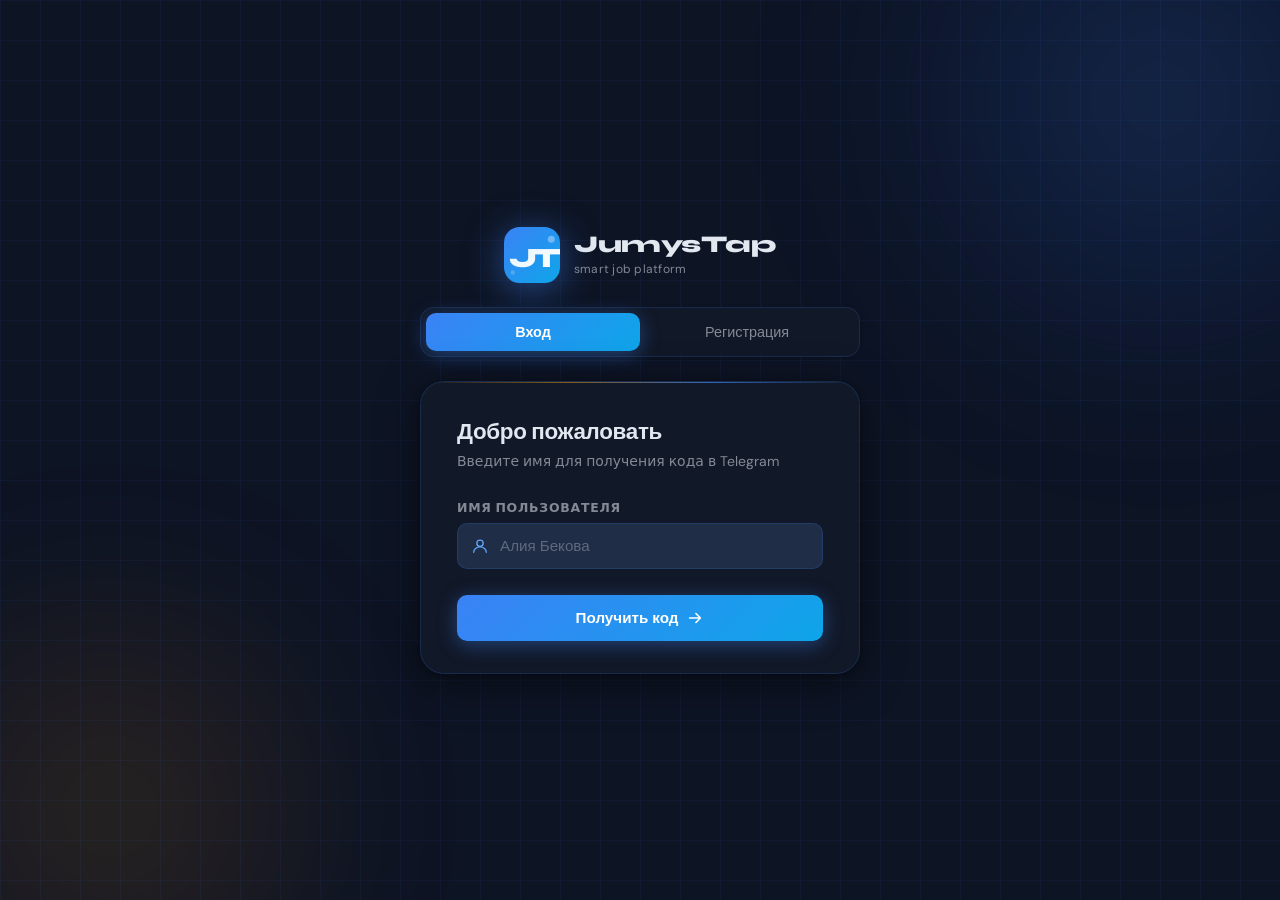
<file: frontend/index.html>
<!DOCTYPE html>
<html lang="ru">
<head>
  <meta charset="UTF-8" />
  <meta name="viewport" content="width=device-width, initial-scale=1.0" />
  <title>JumysTap — Auth</title>
  <link rel="stylesheet" href="style.css" />
  <link rel="preconnect" href="https://fonts.googleapis.com" />
  <link href="https://fonts.googleapis.com/css2?family=Syne:wght@400;600;700;800&family=DM+Sans:ital,wght@0,300;0,400;0,500;1,300&display=swap" rel="stylesheet" />
</head>
<body>
  
  <!-- Background decoration -->
  <div class="bg-orb bg-orb--1"></div>
  <div class="bg-orb bg-orb--2"></div>
  <div class="bg-grid"></div>

  <main class="auth-wrapper">

    <!-- LOGO -->
    <div class="logo-block">
      <svg class="logo-svg" viewBox="0 0 64 64" fill="none" xmlns="http://www.w3.org/2000/svg">
        <rect width="64" height="64" rx="18" fill="url(#grad1)"/>
        <defs>
          <linearGradient id="grad1" x1="0" y1="0" x2="64" y2="64" gradientUnits="userSpaceOnUse">
            <stop offset="0%" stop-color="#3b82f6"/>
            <stop offset="100%" stop-color="#0ea5e9"/>
          </linearGradient>
          <linearGradient id="grad2" x1="0" y1="0" x2="64" y2="64" gradientUnits="userSpaceOnUse">
            <stop offset="0%" stop-color="#e0f2fe"/>
            <stop offset="100%" stop-color="#ffffff"/>
          </linearGradient>
        </defs>
        <!-- J -->
        <text x="6" y="46" font-family="Syne, sans-serif" font-weight="800" font-size="32" fill="url(#grad2)">J</text>
        <!-- T -->
        <text x="31" y="46" font-family="Syne, sans-serif" font-weight="800" font-size="32" fill="url(#grad2)">T</text>
        <!-- decorative dot -->
        <circle cx="54" cy="14" r="4" fill="rgba(255,255,255,0.35)"/>
        <circle cx="10" cy="52" r="2.5" fill="rgba(255,255,255,0.2)"/>
      </svg>
      <div class="logo-text">
        <span class="logo-name">JumysTap</span>
        <span class="logo-sub">smart job platform</span>
      </div>
    </div>

    <!-- TAB SWITCHER -->
    <div class="tab-switcher" role="tablist">
      <button class="tab-btn active" id="tab-login" role="tab" aria-selected="true" onclick="switchTab('login')">Вход</button>
      <button class="tab-btn" id="tab-register" role="tab" aria-selected="false" onclick="switchTab('register')">Регистрация</button>
      <div class="tab-indicator"></div>
    </div>

    <!-- CARD -->
    <div class="card">

      <!-- ========== LOGIN ========== -->
      <div class="form-panel" id="panel-login">

        <!-- Step 1: Name -->
        <div class="step" id="login-step-1">
          <h2 class="form-title">Добро пожаловать</h2>
          <p class="form-desc">Введите имя для получения кода в Telegram</p>

          <div class="field-group">
            <label class="field-label" for="login-name">Имя пользователя</label>
            <div class="input-wrap">
              <span class="input-icon">
                <svg viewBox="0 0 20 20" fill="none"><circle cx="10" cy="7" r="3.5" stroke="currentColor" stroke-width="1.5"/><path d="M3 17c0-3.314 3.134-6 7-6s7 2.686 7 6" stroke="currentColor" stroke-width="1.5" stroke-linecap="round"/></svg>
              </span>
              <input class="input" type="text" id="login-name" placeholder="Алия Бекова" autocomplete="username" />
            </div>
          </div>

          <div class="msg" id="login-step1-msg"></div>

          <button class="btn btn--primary" id="btn-request-code" onclick="requestCode()">
            <span>Получить код</span>
            <svg viewBox="0 0 20 20" fill="none"><path d="M4 10h12M11 5l5 5-5 5" stroke="currentColor" stroke-width="1.8" stroke-linecap="round" stroke-linejoin="round"/></svg>
          </button>
        </div>

        <!-- Step 2: Code -->
        <div class="step hidden" id="login-step-2">
          <button class="back-btn" onclick="goBack('login')">
            <svg viewBox="0 0 20 20" fill="none"><path d="M16 10H4M9 5l-5 5 5 5" stroke="currentColor" stroke-width="1.8" stroke-linecap="round" stroke-linejoin="round"/></svg>
            Назад
          </button>
          <h2 class="form-title">Введите код</h2>
          <p class="form-desc" id="login-code-hint">Код отправлен в Telegram</p>

          <div class="field-group">
            <label class="field-label" for="login-code">Код подтверждения</label>
            <div class="input-wrap">
              <span class="input-icon">
                <svg viewBox="0 0 20 20" fill="none"><rect x="3" y="8" width="14" height="10" rx="2" stroke="currentColor" stroke-width="1.5"/><path d="M7 8V6a3 3 0 016 0v2" stroke="currentColor" stroke-width="1.5" stroke-linecap="round"/></svg>
              </span>
              <input class="input input--code" type="text" id="login-code" placeholder="••••••" maxlength="8" autocomplete="one-time-code" />
            </div>
          </div>

          <div class="msg" id="login-step2-msg"></div>

          <button class="btn btn--primary" onclick="loginWithCode()">
            <span>Войти</span>
            <svg viewBox="0 0 20 20" fill="none"><path d="M4 10h12M11 5l5 5-5 5" stroke="currentColor" stroke-width="1.8" stroke-linecap="round" stroke-linejoin="round"/></svg>
          </button>
        </div>

        <!-- Step 3: Profile -->
        <div class="step hidden" id="login-step-3">
          <div class="success-icon">
            <svg viewBox="0 0 48 48" fill="none"><circle cx="24" cy="24" r="22" fill="#dbeafe" stroke="#3b82f6" stroke-width="2"/><path d="M14 24l7 7 13-14" stroke="#3b82f6" stroke-width="2.5" stroke-linecap="round" stroke-linejoin="round"/></svg>
          </div>
          <div class="profile-card" id="profile-data"></div>
          <a class="btn btn--primary" href="profile.html">Настроить профиль →</a>
          <button class="btn btn--outline" onclick="logout()">Выйти</button>
        </div>

      </div>

      <!-- ========== REGISTER ========== -->
      <div class="form-panel hidden" id="panel-register">

        <!-- Step 1: Form -->
        <div class="step" id="reg-step-1">
          <h2 class="form-title">Создать аккаунт</h2>
          <p class="form-desc">Заполните данные для регистрации</p>

          <div class="field-group">
            <label class="field-label" for="reg-name">Имя</label>
            <div class="input-wrap">
              <span class="input-icon">
                <svg viewBox="0 0 20 20" fill="none"><circle cx="10" cy="7" r="3.5" stroke="currentColor" stroke-width="1.5"/><path d="M3 17c0-3.314 3.134-6 7-6s7 2.686 7 6" stroke="currentColor" stroke-width="1.5" stroke-linecap="round"/></svg>
              </span>
              <input class="input" type="text" id="reg-name" placeholder="Алия Бекова" autocomplete="name" />
            </div>
          </div>

          <div class="field-group">
            <label class="field-label" for="reg-phone">Телефон</label>
            <div class="input-wrap">
              <span class="input-icon">
                <svg viewBox="0 0 20 20" fill="none"><path d="M2 3.5A1.5 1.5 0 013.5 2h1.629a1.5 1.5 0 011.423 1.026l.813 2.44a1.5 1.5 0 01-.33 1.536L5.96 8.079a11.046 11.046 0 005.96 5.96l1.077-1.475a1.5 1.5 0 011.536-.33l2.44.813A1.5 1.5 0 0118 14.371V16a1.5 1.5 0 01-1.5 1.5A15.5 15.5 0 012.5 2 1.5 1.5 0 012 3.5z" stroke="currentColor" stroke-width="1.5" stroke-linecap="round"/></svg>
              </span>
              <input class="input" type="tel" id="reg-phone" placeholder="+7 700 000 00 00" autocomplete="tel" />
            </div>
          </div>

          <div class="field-group">
            <label class="field-label" for="reg-city">Город</label>
            <div class="input-wrap">
              <span class="input-icon">
                <svg viewBox="0 0 20 20" fill="none"><path d="M10 2a6 6 0 016 6c0 4-6 10-6 10S4 12 4 8a6 6 0 016-6z" stroke="currentColor" stroke-width="1.5"/><circle cx="10" cy="8" r="2" stroke="currentColor" stroke-width="1.5"/></svg>
              </span>
              <input class="input" type="text" id="reg-city" placeholder="Алматы" autocomplete="address-level2" />
            </div>
          </div>

          <div class="msg" id="reg-step1-msg"></div>

          <button class="btn btn--primary" onclick="register()">
            <span>Зарегистрироваться</span>
            <svg viewBox="0 0 20 20" fill="none"><path d="M4 10h12M11 5l5 5-5 5" stroke="currentColor" stroke-width="1.8" stroke-linecap="round" stroke-linejoin="round"/></svg>
          </button>
        </div>

        <!-- Step 2: Telegram activation -->
        <div class="step hidden" id="reg-step-2">
          <div class="tg-icon">
            <svg viewBox="0 0 48 48" fill="none" xmlns="http://www.w3.org/2000/svg">
              <circle cx="24" cy="24" r="22" fill="#dbeafe"/>
              <path d="M10 24l24-10-9 24-5-9-10-5z" fill="#3b82f6" opacity=".3"/>
              <path d="M10 24l10 5 5 9 9-24L10 24z" stroke="#3b82f6" stroke-width="1.8" stroke-linejoin="round"/>
              <path d="M20 29l-3-3 13-8" stroke="#3b82f6" stroke-width="1.8" stroke-linecap="round"/>
            </svg>
          </div>
          <h2 class="form-title">Активация через Telegram</h2>
          <p class="form-desc">Перейдите в Telegram для активации аккаунта</p>

          <div class="info-card" id="reg-tg-info">
            <!-- filled by JS -->
          </div>

          <a class="btn btn--primary" id="reg-tg-link" href="#" target="_blank" rel="noopener">
            <span>Открыть Telegram</span>
            <svg viewBox="0 0 20 20" fill="none"><path d="M11 3h6v6M17 3l-9 9M8 5H4a1 1 0 00-1 1v10a1 1 0 001 1h10a1 1 0 001-1v-4" stroke="currentColor" stroke-width="1.8" stroke-linecap="round" stroke-linejoin="round"/></svg>
          </a>
          <button class="btn btn--ghost" onclick="switchTab('login')">Уже активировали? Войти</button>
        </div>

      </div>

    </div><!-- /card -->

  </main>

  <script src="app-api.js"></script>
  <script src="script.js"></script>
</body>
</html>
</file>
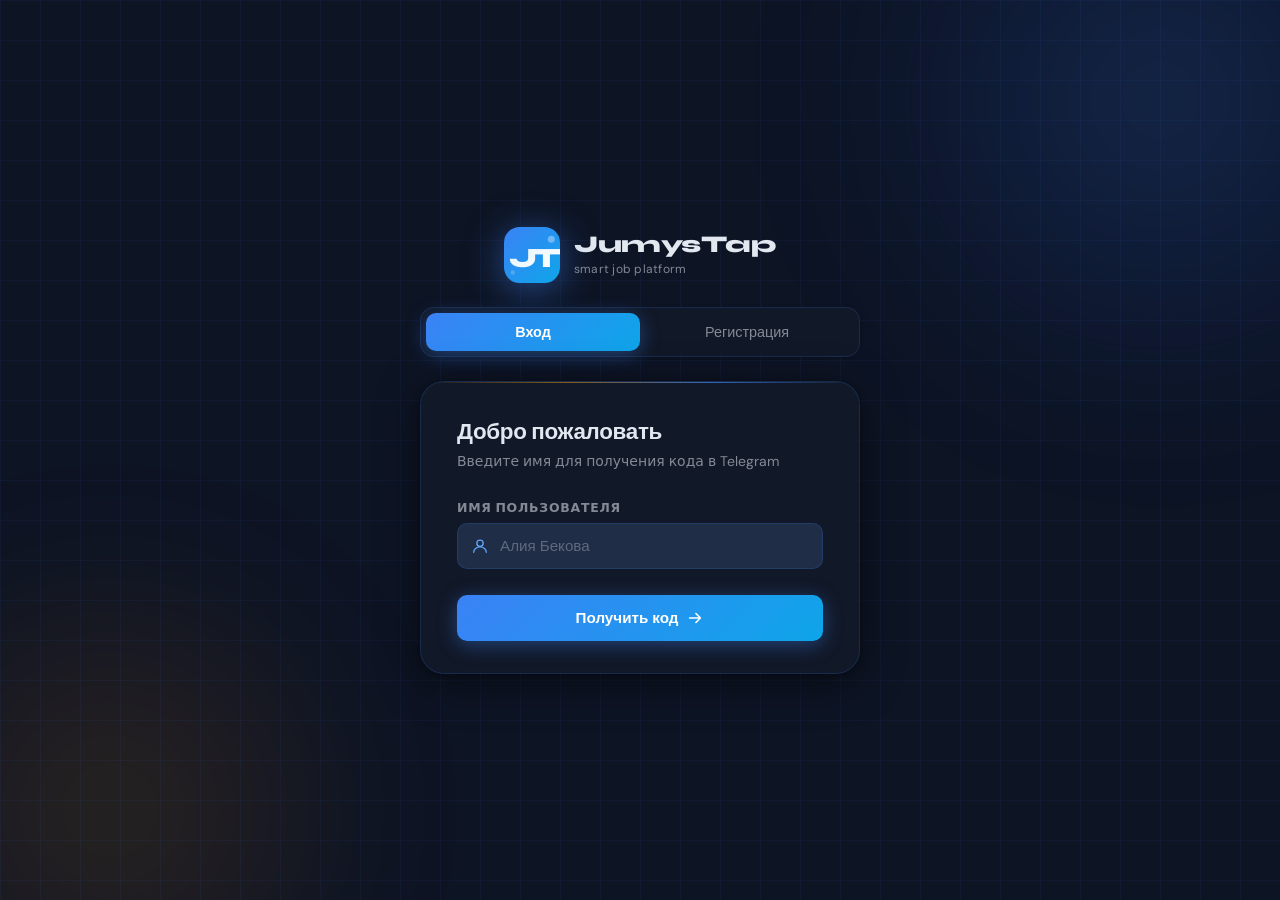
<file: frontend/create-job.html>
<!doctype html>
<html lang="ru">
  <head>
    <meta charset="UTF-8" />
    <meta name="viewport" content="width=device-width, initial-scale=1.0" />
    <title>JumysTap — Создать задание</title>
    <link rel="preconnect" href="https://fonts.googleapis.com" />
    <link rel="preconnect" href="https://fonts.gstatic.com" crossorigin />
    <link
      href="https://fonts.googleapis.com/css2?family=Syne:wght@600;700;800&family=DM+Sans:wght@300;400;500;600&display=swap"
      rel="stylesheet"
    />
    <link rel="stylesheet" href="create-job.css" />
  </head>
  <body>
    <div class="bg-orb bg-orb--1" aria-hidden="true"></div>
    <div class="bg-orb bg-orb--2" aria-hidden="true"></div>
    <div class="bg-grid" aria-hidden="true"></div>

    <header class="top-bar">
      <div class="top-bar__inner">
        <button class="icon-btn" type="button" id="btn-back" title="Назад" aria-label="Назад">
          <svg viewBox="0 0 18 18" fill="none" aria-hidden="true">
            <path d="M10.8 3.5L5.2 9l5.6 5.5" stroke="currentColor" stroke-width="2" stroke-linecap="round" stroke-linejoin="round" />
          </svg>
        </button>

        <div class="brand" aria-label="JumysTap">
          <svg class="brand__mark" viewBox="0 0 56 56" fill="none" xmlns="http://www.w3.org/2000/svg" aria-hidden="true">
            <rect width="56" height="56" rx="16" fill="url(#jt_lg1)" />
            <defs>
              <linearGradient id="jt_lg1" x1="0" y1="0" x2="56" y2="56" gradientUnits="userSpaceOnUse">
                <stop offset="0%" stop-color="#3b82f6" />
                <stop offset="55%" stop-color="#0ea5e9" />
                <stop offset="100%" stop-color="#22d3ee" />
              </linearGradient>
              <linearGradient id="jt_lg2" x1="0" y1="0" x2="56" y2="56" gradientUnits="userSpaceOnUse">
                <stop offset="0%" stop-color="#e0f2fe" />
                <stop offset="100%" stop-color="#ffffff" />
              </linearGradient>
            </defs>
            <text x="6" y="41" font-family="Syne, sans-serif" font-weight="800" font-size="28" fill="url(#jt_lg2)">J</text>
            <text x="26" y="41" font-family="Syne, sans-serif" font-weight="800" font-size="28" fill="url(#jt_lg2)">T</text>
            <circle cx="46.5" cy="12" r="3.6" fill="rgba(255,255,255,.34)" />
          </svg>
          <div class="brand__text">
            <div class="brand__title">Создать задание</div>
            <div class="brand__sub">Работодатель • JumysTap</div>
          </div>
        </div>

        <div class="top-bar__right">
          <div class="hint-pill" id="jobtype-pill">Тип: —</div>
          <button class="btn btn--sm btn--primary" type="button" id="btn-submit-top">
            <svg viewBox="0 0 18 18" fill="none" aria-hidden="true">
              <path d="M3 9l4.5 4.5L15 5" stroke="currentColor" stroke-width="2" stroke-linecap="round" stroke-linejoin="round" />
            </svg>
            Создать
          </button>
        </div>
      </div>
    </header>

    <main class="page">
      <div class="page-head">
        <h1 class="page-title">Создать пост‑задание</h1>
        <p class="page-sub">Соберите задание в карточках: тип, описание, навыки, время и контакт.</p>
      </div>

      <form class="grid" id="job-form" autocomplete="on" novalidate>
        <!-- Job type -->
        <section class="card" id="sec-type">
          <div class="card__header">
            <div class="card__icon" aria-hidden="true">
              <svg viewBox="0 0 22 22" fill="none">
                <path d="M4 8h14M7 5h8M6 12h10M6 16h7" stroke="currentColor" stroke-width="1.6" stroke-linecap="round" />
              </svg>
            </div>
            <div>
              <h2 class="card__title">Тип задания</h2>
              <p class="card__sub">Выберите один вариант</p>
            </div>
          </div>

          <div class="chip-grid" id="jobtype-grid" role="group" aria-label="Тип задания">
            <button type="button" class="chip chip--single" data-group="jobType" data-value="vacancy">вакансия</button>
            <button type="button" class="chip chip--single" data-group="jobType" data-value="freelance">фриланс</button>
          </div>
          <div class="field-error" id="err-jobtype" role="alert"></div>
        </section>

        <!-- Details -->
        <section class="card card--span" id="sec-details">
          <div class="card__header">
            <div class="card__icon" aria-hidden="true">
              <svg viewBox="0 0 22 22" fill="none">
                <rect x="4" y="3.5" width="14" height="15" rx="2.4" stroke="currentColor" stroke-width="1.6" />
                <path d="M7 8h8M7 12h8" stroke="currentColor" stroke-width="1.6" stroke-linecap="round" />
              </svg>
            </div>
            <div>
              <h2 class="card__title">Название и описание</h2>
              <p class="card__sub">Что нужно сделать?</p>
            </div>
          </div>

          <div class="two-col">
            <div class="field-group" id="title-wrap">
              <label class="field-label" for="title" id="title-label">Название</label>
              <div class="input-wrap">
                <span class="input-icon" aria-hidden="true">
                  <svg viewBox="0 0 20 20" fill="none">
                    <path d="M5 6h10M5 10h7M5 14h10" stroke="currentColor" stroke-width="1.5" stroke-linecap="round" />
                  </svg>
                </span>
                <input class="input" id="title" type="text" placeholder="Например: Нужен бариста на выходные" required />
              </div>
              <div class="field-error" id="err-title" role="alert"></div>
            </div>

            <div class="field-group" id="peopleNeeded-wrap">
              <label class="field-label" for="peopleNeeded">Сколько людей нужно</label>
              <div class="input-wrap">
                <span class="input-icon" aria-hidden="true">
                  <svg viewBox="0 0 20 20" fill="none">
                    <circle cx="8" cy="8" r="2.6" stroke="currentColor" stroke-width="1.5" />
                    <path d="M3 17c0-2.6 2.2-4.7 5-4.7s5 2.1 5 4.7" stroke="currentColor" stroke-width="1.5" stroke-linecap="round" />
                    <path d="M13.2 9.2c1.5.3 2.8 1.6 2.8 3.2 0 1.1-.5 2.1-1.3 2.7" stroke="currentColor" stroke-width="1.5" stroke-linecap="round" />
                  </svg>
                </span>
                <input class="input" id="peopleNeeded" type="number" min="1" step="1" value="1" inputmode="numeric" />
              </div>
            </div>
          </div>

          <div class="field-group" id="experienceRequired-wrap">
            <label class="field-label" for="experienceRequired">Требуемый опыт</label>
            <div class="input-wrap">
              <span class="input-icon" aria-hidden="true">
                <svg viewBox="0 0 20 20" fill="none">
                  <path d="M6 6V5a2 2 0 012-2h4a2 2 0 012 2v1" stroke="currentColor" stroke-width="1.5" stroke-linecap="round" />
                  <rect x="4" y="6" width="12" height="11" rx="2" stroke="currentColor" stroke-width="1.5" />
                  <path d="M7 10h6M7 13h6" stroke="currentColor" stroke-width="1.5" stroke-linecap="round" />
                </svg>
              </span>
              <select class="input input--select" id="experienceRequired">
                <option value="">Не важно</option>
                <option value="no">Без опыта</option>
                <option value="0-1">До 1 года</option>
                <option value="1-3">1–3 года</option>
                <option value="3-5">3–5 лет</option>
                <option value="5+">5+ лет</option>
              </select>
            </div>
          </div>

          <div class="field-group">
            <label class="field-label" for="description">Описание</label>
            <div class="textarea-wrap">
              <textarea
                class="textarea"
                id="description"
                maxlength="1200"
                placeholder="Опишите задачу: требования, сроки, условия, что важно…"
                required
              ></textarea>
              <div class="textarea-footer">
                <span class="muted" id="desc-count">0 / 1200</span>
                <label class="toggle">
                  <input type="checkbox" id="urgent" />
                  <span class="toggle__ui" aria-hidden="true"></span>
                  срочно
                </label>
              </div>
            </div>
            <div class="field-error" id="err-description" role="alert"></div>
          </div>
        </section>

        <!-- Required skills -->
        <section class="card" id="sec-skills">
          <div class="card__header">
            <div class="card__icon" aria-hidden="true">
              <svg viewBox="0 0 22 22" fill="none">
                <path d="M11 3l2.1 6.2L19 11l-5.9 1.7L11 19l-2.1-6.3L3 11l5.9-1.8L11 3z" stroke="currentColor" stroke-width="1.6" stroke-linejoin="round" />
              </svg>
            </div>
            <div>
              <h2 class="card__title">Требуемые навыки</h2>
              <p class="card__sub">Ввод тегами</p>
            </div>
          </div>

          <div class="skills-box" id="skills-box">
            <input class="skill-input" id="skill-input" type="text" placeholder="Введите навык и нажмите Enter…" autocomplete="off" />
          </div>
          <div class="skill-suggestions hidden" id="skill-suggestions" role="listbox" aria-label="Подсказки навыков"></div>
          <p class="field-hint">Enter / запятая — добавить • Backspace — удалить последний</p>
        </section>

        <!-- Location -->
        <section class="card" id="sec-location">
          <div class="card__header">
            <div class="card__icon" aria-hidden="true">
              <svg viewBox="0 0 22 22" fill="none">
                <path d="M11 2.5a6 6 0 016 6c0 4-6 10.5-6 10.5S5 12.5 5 8.5a6 6 0 016-6z" stroke="currentColor" stroke-width="1.6" />
                <circle cx="11" cy="8.5" r="2" stroke="currentColor" stroke-width="1.6" />
              </svg>
            </div>
            <div>
              <h2 class="card__title">Локация</h2>
              <p class="card__sub">Город и адрес/район</p>
            </div>
          </div>

          <div class="two-col">
            <div class="field-group">
              <label class="field-label" for="city">Город</label>
              <div class="input-wrap">
                <span class="input-icon" aria-hidden="true">
                  <svg viewBox="0 0 20 20" fill="none">
                    <path d="M10 2a6 6 0 016 6c0 4-6 10-6 10S4 12 4 8a6 6 0 016-6z" stroke="currentColor" stroke-width="1.5" />
                    <circle cx="10" cy="8" r="2" stroke="currentColor" stroke-width="1.5" />
                  </svg>
                </span>
                <input class="input" id="city" type="text" placeholder="Алматы" autocomplete="address-level2" required />
              </div>
              <div class="field-error" id="err-city" role="alert"></div>
            </div>

            <div class="field-group">
              <label class="field-label" for="address">Адрес / район</label>
              <div class="input-wrap">
                <span class="input-icon" aria-hidden="true">
                  <svg viewBox="0 0 20 20" fill="none">
                    <path d="M4 9l6-6 6 6v8a2 2 0 01-2 2H6a2 2 0 01-2-2V9z" stroke="currentColor" stroke-width="1.5" />
                    <path d="M8 19v-6h4v6" stroke="currentColor" stroke-width="1.5" stroke-linecap="round" />
                  </svg>
                </span>
                <input class="input" id="address" type="text" placeholder="Медеуский р-н, Абая 10" autocomplete="street-address" />
              </div>
            </div>
          </div>
        </section>

        <!-- Time -->
        <section class="card" id="sec-time">
          <div class="card__header">
            <div class="card__icon" aria-hidden="true">
              <svg viewBox="0 0 22 22" fill="none">
                <circle cx="11" cy="11" r="7" stroke="currentColor" stroke-width="1.6" />
                <path d="M11 7v4l3 2" stroke="currentColor" stroke-width="1.6" stroke-linecap="round" stroke-linejoin="round" />
              </svg>
            </div>
            <div>
              <h2 class="card__title">Доступность / время</h2>
              <p class="card__sub">Можно выбрать несколько</p>
            </div>
          </div>

          <div class="chip-grid" id="avail-grid" role="group" aria-label="Доступность">
            <button type="button" class="chip" data-group="availability" data-value="morning"><span class="chip__dot" aria-hidden="true"></span>утро</button>
            <button type="button" class="chip" data-group="availability" data-value="day"><span class="chip__dot" aria-hidden="true"></span>день</button>
            <button type="button" class="chip" data-group="availability" data-value="evening"><span class="chip__dot" aria-hidden="true"></span>вечер</button>
            <button type="button" class="chip" data-group="availability" data-value="night"><span class="chip__dot" aria-hidden="true"></span>ночь</button>
            <button type="button" class="chip" data-group="availability" data-value="weekend"><span class="chip__dot" aria-hidden="true"></span>выходные</button>
            <button type="button" class="chip" data-group="availability" data-value="flexible"><span class="chip__dot" aria-hidden="true"></span>гибко</button>
          </div>
          <div class="row row--date" id="date-wrap">
            <div class="field-group">
              <label class="field-label" for="date">Дата</label>
              <input class="input input--plain" id="date" type="date" />
            </div>
          </div>
        </section>

        <!-- Payment & format -->
        <section class="card card--span" id="sec-pay">
          <div class="card__header">
            <div class="card__icon" aria-hidden="true">
              <svg viewBox="0 0 22 22" fill="none">
                <circle cx="11" cy="11" r="7.4" stroke="currentColor" stroke-width="1.6" />
                <path d="M8.2 10.2c0-1.4 1.4-2.5 3-2.5s3 1.1 3 2.5-1.4 2.2-3 2.2-3 1-3 2.4 1.4 2.5 3 2.5 3-1.1 3-2.5" stroke="currentColor" stroke-width="1.6" stroke-linecap="round" />
              </svg>
            </div>
            <div>
              <h2 class="card__title">Оплата и формат</h2>
              <p class="card__sub">Укажите сумму и формат работы</p>
            </div>
          </div>

          <div class="two-col">
            <div class="field-group">
              <label class="field-label" for="payment" id="payment-label">Зарплата</label>
              <div class="input-wrap">
                <span class="input-icon" aria-hidden="true">
                  <svg viewBox="0 0 20 20" fill="none">
                    <circle cx="10" cy="10" r="7.5" stroke="currentColor" stroke-width="1.5" />
                    <path
                      d="M10 6.5v7M7.5 8.5c0-1.105 1.12-2 2.5-2s2.5.895 2.5 2-1.12 2-2.5 2-2.5.895-2.5 2 1.12 2 2.5 2 2.5-.895 2.5-2"
                      stroke="currentColor"
                      stroke-width="1.5"
                      stroke-linecap="round"
                    />
                  </svg>
                </span>
                <input class="input" id="payment" type="number" min="0" step="1000" inputmode="numeric" placeholder="350000" />
                <span class="input-suffix">₸</span>
              </div>
            </div>

            <div class="field-group">
              <label class="field-label">Формат работы</label>
              <div class="chip-grid" id="format-grid" role="group" aria-label="Формат работы">
                <button type="button" class="chip chip--single" data-group="workFormat" data-value="onsite">офис</button>
                <button type="button" class="chip chip--single" data-group="workFormat" data-value="remote">удалённо</button>
                <button type="button" class="chip chip--single" data-group="workFormat" data-value="hybrid">гибрид</button>
              </div>
            </div>
          </div>

          <div class="safepay hidden" id="safepay">
            <div class="safepay__badge" aria-hidden="true">
              <svg viewBox="0 0 20 20" fill="none">
                <path d="M10 2.2l7.2 3.1v5.2c0 4.1-2.9 7.8-7.2 8.9C5.7 18.3 2.8 14.6 2.8 10.5V5.3L10 2.2z" stroke="currentColor" stroke-width="1.6" />
                <path d="M8.2 10.2h3.6" stroke="currentColor" stroke-width="1.6" stroke-linecap="round" />
              </svg>
            </div>
            <div class="safepay__text">
              <div class="safepay__title">SafePay (безопасная оплата)</div>
              <div class="safepay__desc">Оплата резервируется до завершения задачи.</div>
            </div>
          </div>
        </section>

        <!-- Contact -->
        <section class="card" id="sec-contact">
          <div class="card__header">
            <div class="card__icon" aria-hidden="true">
              <svg viewBox="0 0 22 22" fill="none">
                <path d="M7 4h8v14H7z" stroke="currentColor" stroke-width="1.6" />
                <path d="M9 7h4" stroke="currentColor" stroke-width="1.6" stroke-linecap="round" />
                <path d="M8.5 16.5h5" stroke="currentColor" stroke-width="1.6" stroke-linecap="round" />
              </svg>
            </div>
            <div>
              <h2 class="card__title">Контакт</h2>
              <p class="card__sub">Телефон для связи</p>
            </div>
          </div>

          <div class="field-group">
            <label class="field-label" for="contactPhone">Телефон</label>
            <div class="input-wrap">
              <span class="input-icon" aria-hidden="true">
                <svg viewBox="0 0 20 20" fill="none">
                  <path
                    d="M6 2.8h2.6l1.1 3.8-1.9 1.3a10.8 10.8 0 004.3 4.3l1.3-1.9 3.8 1.1V14c0 .9-.6 1.7-1.5 1.9-1.3.3-3.8.5-6.9-1.3-3.1-1.8-5.2-5.6-5.8-7.7-.3-1 .4-2 .8-2.6L6 2.8z"
                    stroke="currentColor"
                    stroke-width="1.5"
                    stroke-linejoin="round"
                  />
                </svg>
              </span>
              <input class="input" id="contactPhone" type="tel" placeholder="+7 777 123 45 67" autocomplete="tel" required />
            </div>
            <div class="field-error" id="err-phone" role="alert"></div>
          </div>
        </section>

        <!-- Image -->
        <section class="card" id="sec-media">
          <div class="card__header">
            <div class="card__icon" aria-hidden="true">
              <svg viewBox="0 0 22 22" fill="none">
                <rect x="3.5" y="5" width="15" height="12" rx="2.4" stroke="currentColor" stroke-width="1.6" />
                <path d="M7 13l2-2 3 3 2-2 2 2" stroke="currentColor" stroke-width="1.6" stroke-linecap="round" stroke-linejoin="round" />
                <circle cx="8" cy="9" r="1" fill="currentColor" />
              </svg>
            </div>
            <div>
              <h2 class="card__title">Картинка (опционально)</h2>
              <p class="card__sub">Загрузка с превью</p>
            </div>
          </div>

          <div class="upload">
            <div class="upload__preview" id="image-preview" aria-label="Превью изображения">
              <div class="upload__placeholder">
                <div class="upload__ph-title">Перетащите изображение</div>
                <div class="upload__ph-sub">или нажмите, чтобы загрузить</div>
              </div>
            </div>
            <div class="upload__actions">
              <label class="btn btn--outline" for="image-input">
                <svg viewBox="0 0 18 18" fill="none" aria-hidden="true">
                  <path d="M9 1v10M5 5l4-4 4 4" stroke="currentColor" stroke-width="1.8" stroke-linecap="round" stroke-linejoin="round" />
                  <rect x="2" y="12" width="14" height="4" rx="2" stroke="currentColor" stroke-width="1.6" />
                </svg>
                Загрузить
              </label>
              <button class="btn btn--outline" type="button" id="btn-image-clear">Убрать</button>
              <input type="file" id="image-input" accept="image/*" hidden />
            </div>
          </div>
        </section>

        <div class="submit-row">
          <button class="btn btn--primary btn--lg" id="btn-submit" type="submit">
            <svg viewBox="0 0 20 20" fill="none" aria-hidden="true">
              <path d="M3 10l5.5 5.5L17 5" stroke="currentColor" stroke-width="2" stroke-linecap="round" stroke-linejoin="round" />
            </svg>
            Создать задание
          </button>
        </div>
      </form>

      <div class="toast toast--success hidden" id="toast-success" role="status" aria-live="polite">
        <svg viewBox="0 0 20 20" fill="none" aria-hidden="true">
          <circle cx="10" cy="10" r="8" fill="#22c55e" opacity=".15" />
          <path d="M6 10l3 3 5-6" stroke="#16a34a" stroke-width="2" stroke-linecap="round" stroke-linejoin="round" />
        </svg>
        <span>Задание создано успешно</span>
      </div>

      <div class="toast toast--error hidden" id="toast-error" role="alert">
        <svg viewBox="0 0 20 20" fill="none" aria-hidden="true">
          <circle cx="10" cy="10" r="8" fill="#ef4444" opacity=".12" />
          <path d="M10 6v5" stroke="#ef4444" stroke-width="2" stroke-linecap="round" />
          <path d="M10 14.5h.01" stroke="#ef4444" stroke-width="3" stroke-linecap="round" />
        </svg>
        <span id="toast-error-text">Проверьте обязательные поля.</span>
      </div>
    </main>

    <script src="app-api.js"></script>
    <script src="create-job.js"></script>
  </body>
</html>
</file>
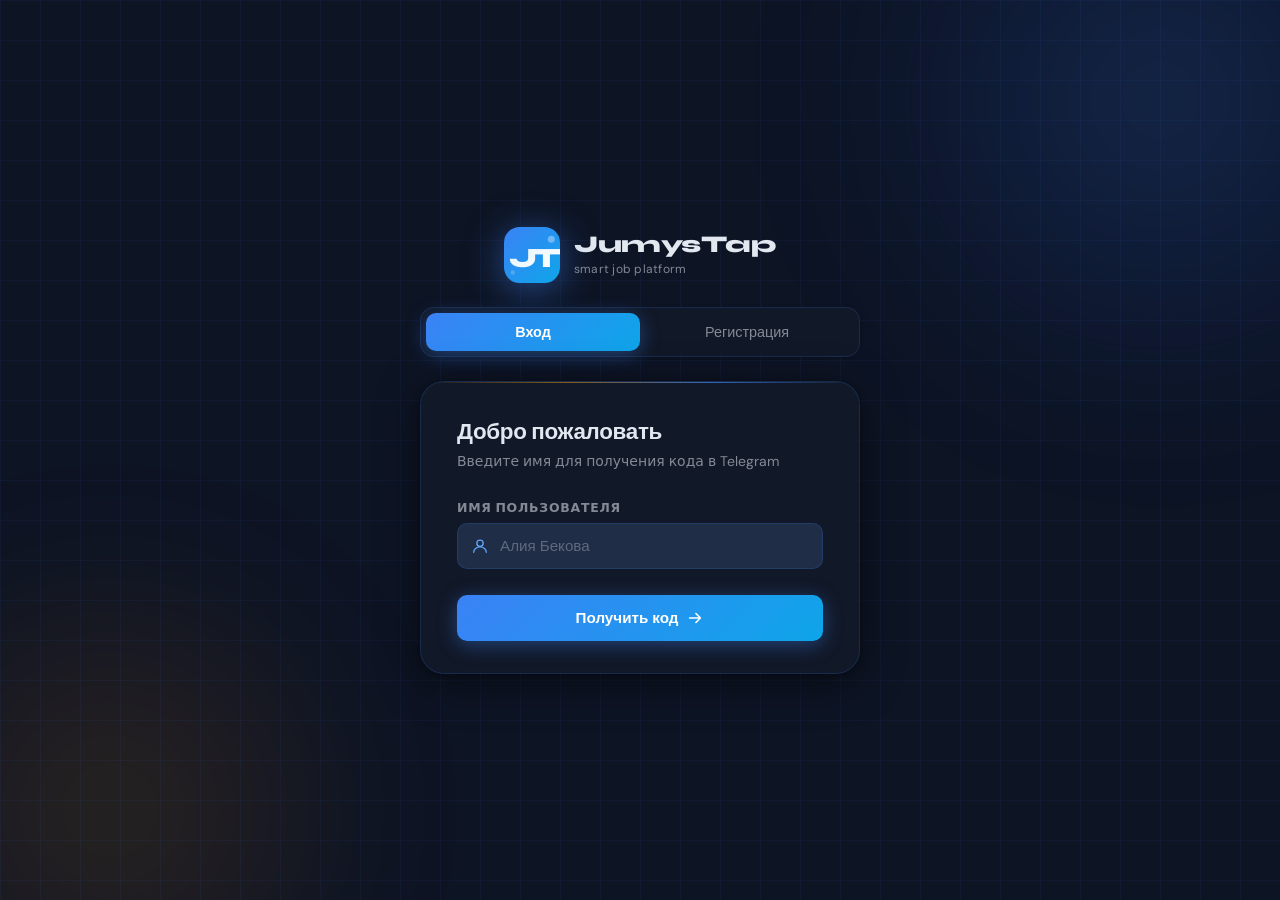
<file: frontend/my-jobs.html>
<!doctype html>
<html lang="ru">
  <head>
    <meta charset="UTF-8" />
    <meta name="viewport" content="width=device-width, initial-scale=1.0" />
    <title>JumysTap — История моих заданий</title>
    <link rel="preconnect" href="https://fonts.googleapis.com" />
    <link rel="preconnect" href="https://fonts.gstatic.com" crossorigin />
    <link
      href="https://fonts.googleapis.com/css2?family=Syne:wght@600;700;800&family=DM+Sans:wght@300;400;500;600&display=swap"
      rel="stylesheet"
    />
    <link rel="stylesheet" href="my-jobs.css" />
  </head>
  <body>
    <div class="bg-orb bg-orb--1" aria-hidden="true"></div>
    <div class="bg-orb bg-orb--2" aria-hidden="true"></div>
    <div class="bg-grid" aria-hidden="true"></div>

    <header class="top-bar">
      <div class="top-bar__inner">
        <button class="icon-btn" type="button" id="btn-back" title="Назад" aria-label="Назад">
          <svg viewBox="0 0 18 18" fill="none" aria-hidden="true">
            <path d="M10.8 3.5L5.2 9l5.6 5.5" stroke="currentColor" stroke-width="2" stroke-linecap="round" stroke-linejoin="round" />
          </svg>
        </button>

        <div class="brand" aria-label="JumysTap">
          <svg class="brand__mark" viewBox="0 0 56 56" fill="none" xmlns="http://www.w3.org/2000/svg" aria-hidden="true">
            <rect width="56" height="56" rx="16" fill="url(#jt_lg1)" />
            <defs>
              <linearGradient id="jt_lg1" x1="0" y1="0" x2="56" y2="56" gradientUnits="userSpaceOnUse">
                <stop offset="0%" stop-color="#3b82f6" />
                <stop offset="55%" stop-color="#0ea5e9" />
                <stop offset="100%" stop-color="#22d3ee" />
              </linearGradient>
              <linearGradient id="jt_lg2" x1="0" y1="0" x2="56" y2="56" gradientUnits="userSpaceOnUse">
                <stop offset="0%" stop-color="#e0f2fe" />
                <stop offset="100%" stop-color="#ffffff" />
              </linearGradient>
            </defs>
            <text x="6" y="41" font-family="Syne, sans-serif" font-weight="800" font-size="28" fill="url(#jt_lg2)">J</text>
            <text x="26" y="41" font-family="Syne, sans-serif" font-weight="800" font-size="28" fill="url(#jt_lg2)">T</text>
            <circle cx="46.5" cy="12" r="3.6" fill="rgba(255,255,255,.34)" />
          </svg>
          <div class="brand__text">
            <div class="brand__title">История моих заданий</div>
            <div class="brand__sub">Архив ваших постов • employer</div>
          </div>
        </div>

        <div class="top-bar__right">
          <div class="pill" id="count-pill">0</div>
          <a class="btn btn--sm btn--primary" href="create-job.html">
            <svg viewBox="0 0 18 18" fill="none" aria-hidden="true">
              <path d="M9 3v12M3 9h12" stroke="currentColor" stroke-width="2" stroke-linecap="round" />
            </svg>
            Создать ещё
          </a>
        </div>
      </div>
    </header>

    <main class="page">
      <div class="page-head">
        <h1 class="page-title">Архив заданий</h1>
        <p class="page-sub">Здесь хранится история созданных вами вакансий и фриланс‑задач (пока локально, без backend).</p>
      </div>

      <section class="controls card">
        <div class="controls__row">
          <div class="search">
            <svg class="search__icon" viewBox="0 0 20 20" fill="none" aria-hidden="true">
              <circle cx="9" cy="9" r="6" stroke="currentColor" stroke-width="1.6" />
              <path d="M13.5 13.5L18 18" stroke="currentColor" stroke-width="1.6" stroke-linecap="round" />
            </svg>
            <input class="search__input" id="q" type="text" placeholder="Поиск по названию/описанию/городу…" />
          </div>

          <div class="select">
            <label class="select__label" for="type">Тип</label>
            <select class="select__control" id="type">
              <option value="all">Все</option>
              <option value="vacancy">Вакансии</option>
              <option value="freelance">Фриланс</option>
            </select>
          </div>

          <div class="select">
            <label class="select__label" for="sort">Сортировка</label>
            <select class="select__control" id="sort">
              <option value="new">Сначала новые</option>
              <option value="old">Сначала старые</option>
              <option value="pay_desc">По оплате (↓)</option>
              <option value="az">По алфавиту</option>
            </select>
          </div>

          <button class="btn btn--outline" type="button" id="btn-clear">Очистить архив</button>
        </div>
      </section>

      <section class="list">
        <div class="list__grid" id="jobs"></div>
        <div class="empty hidden" id="empty">
          <div class="empty__title">Пока пусто</div>
          <div class="empty__sub">Создайте первое задание — оно появится здесь.</div>
          <div style="margin-top: 12px">
            <a class="btn btn--primary" href="create-job.html">Создать задание</a>
          </div>
        </div>
      </section>

      <div class="toast hidden" id="toast" role="status" aria-live="polite">
        <svg viewBox="0 0 20 20" fill="none" aria-hidden="true">
          <circle cx="10" cy="10" r="8" fill="#22c55e" opacity=".15" />
          <path d="M6 10l3 3 5-6" stroke="#16a34a" stroke-width="2" stroke-linecap="round" stroke-linejoin="round" />
        </svg>
        <span id="toast-text">Готово</span>
      </div>
    </main>

    <script src="app-api.js"></script>
    <script src="my-jobs.js"></script>
  </body>
</html>
</file>
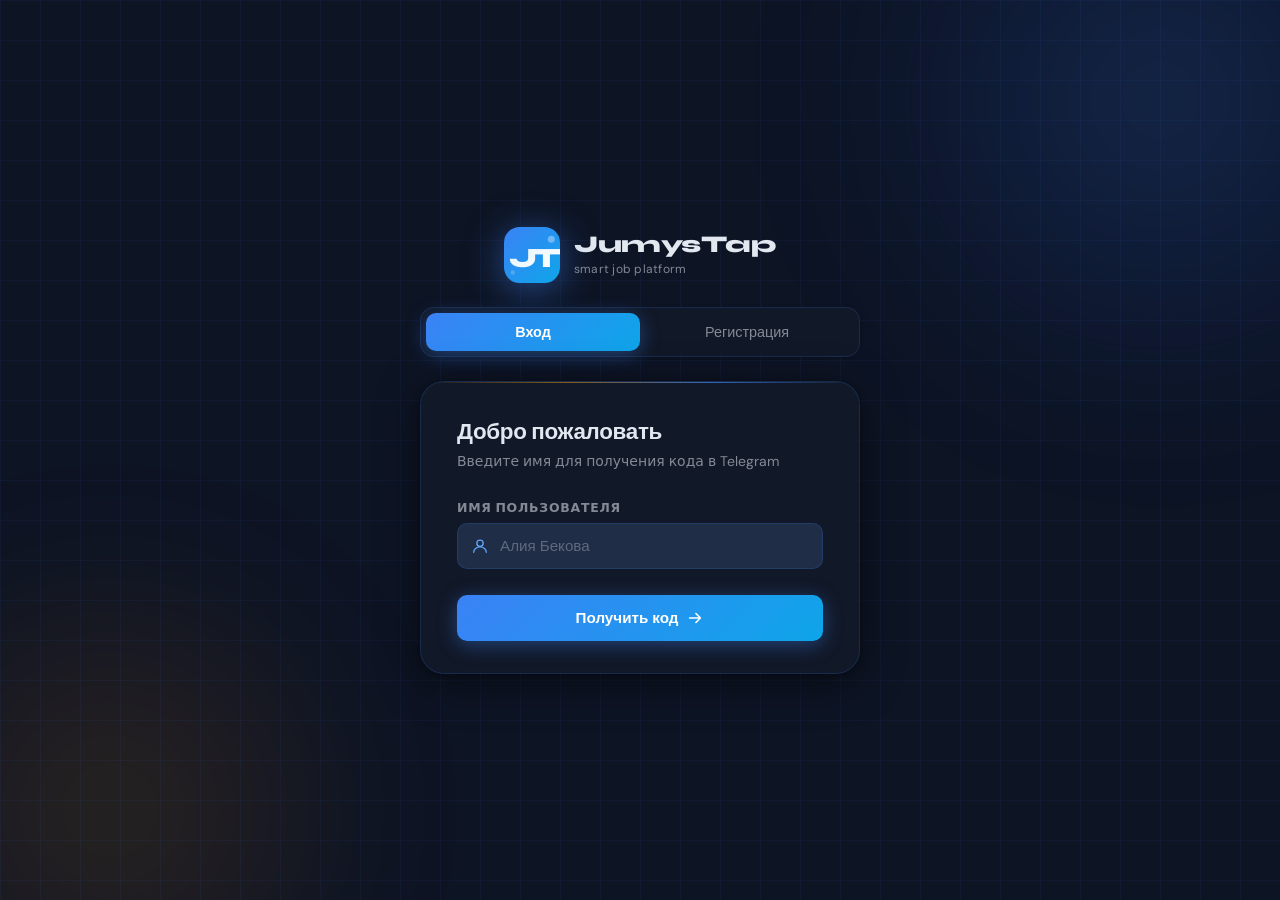
<file: frontend/profile.html>
<!doctype html>
<html lang="ru">
  <head>
    <meta charset="UTF-8" />
    <meta name="viewport" content="width=device-width, initial-scale=1.0" />
    <title>JumysTap — Настройка профиля</title>
    <link rel="preconnect" href="https://fonts.googleapis.com" />
    <link rel="preconnect" href="https://fonts.gstatic.com" crossorigin />
    <link
      href="https://fonts.googleapis.com/css2?family=Syne:wght@600;700;800&family=DM+Sans:wght@300;400;500;600&display=swap"
      rel="stylesheet"
    />
    <link rel="stylesheet" href="profile.css" />
  </head>
  <body>
    <div class="bg-orb bg-orb--1" aria-hidden="true"></div>
    <div class="bg-orb bg-orb--2" aria-hidden="true"></div>
    <div class="bg-grid" aria-hidden="true"></div>

    <header class="top-bar">
      <div class="top-bar__inner">
        <button class="icon-btn" type="button" id="btn-back" title="Назад" aria-label="Назад">
          <svg viewBox="0 0 18 18" fill="none" aria-hidden="true">
            <path d="M10.8 3.5L5.2 9l5.6 5.5" stroke="currentColor" stroke-width="2" stroke-linecap="round" stroke-linejoin="round" />
          </svg>
        </button>

        <div class="brand" aria-label="JumysTap">
          <svg class="brand__mark" viewBox="0 0 56 56" fill="none" xmlns="http://www.w3.org/2000/svg" aria-hidden="true">
            <rect width="56" height="56" rx="16" fill="url(#jt_lg1)" />
            <defs>
              <linearGradient id="jt_lg1" x1="0" y1="0" x2="56" y2="56" gradientUnits="userSpaceOnUse">
                <stop offset="0%" stop-color="#3b82f6" />
                <stop offset="55%" stop-color="#0ea5e9" />
                <stop offset="100%" stop-color="#22d3ee" />
              </linearGradient>
              <linearGradient id="jt_lg2" x1="0" y1="0" x2="56" y2="56" gradientUnits="userSpaceOnUse">
                <stop offset="0%" stop-color="#e0f2fe" />
                <stop offset="100%" stop-color="#ffffff" />
              </linearGradient>
            </defs>
            <text x="6" y="41" font-family="Syne, sans-serif" font-weight="800" font-size="28" fill="url(#jt_lg2)">J</text>
            <text x="26" y="41" font-family="Syne, sans-serif" font-weight="800" font-size="28" fill="url(#jt_lg2)">T</text>
            <circle cx="46.5" cy="12" r="3.6" fill="rgba(255,255,255,.34)" />
          </svg>
          <div class="brand__text">JumysTap — smart job platform</div>
        </div>

        <div class="top-bar__right">
          <div class="save-status" id="save-status">Не сохранено</div>
          <button class="btn btn--sm btn--primary" type="button" id="btn-save-top" title="Сохранить профиль">
            <svg viewBox="0 0 18 18" fill="none" aria-hidden="true">
              <path d="M3 9l4.5 4.5L15 5" stroke="currentColor" stroke-width="2" stroke-linecap="round" stroke-linejoin="round" />
            </svg>
            Сохранить
          </button>
        </div>
      </div>
    </header>

    <main class="page">
      <div class="page-head">
        <h1 class="page-title">Настройка профиля</h1>
        <p class="page-sub">Как в Instagram: быстро, чисто и красиво — каждая секция в отдельной карточке.</p>
      </div>

      <noscript>
        <div class="noscript">Включите JavaScript, чтобы работали теги навыков, превью аватара и сохранение.</div>
      </noscript>

      <form class="sections" id="profile-form" autocomplete="on" novalidate>
        <!-- Profile -->
        <section class="card card--span" id="sec-profile">
          <div class="card__header">
            <div class="card__icon" aria-hidden="true">
              <svg viewBox="0 0 22 22" fill="none">
                <circle cx="11" cy="8" r="4" stroke="currentColor" stroke-width="1.6" />
                <path d="M3 19c0-4 3.582-7 8-7s8 3 8 7" stroke="currentColor" stroke-width="1.6" stroke-linecap="round" />
              </svg>
            </div>
            <div>
              <h2 class="card__title">Профиль</h2>
              <p class="card__sub">Аватар, имя и город</p>
            </div>
          </div>

          <div class="profile-row">
            <div class="avatar-wrap">
              <div class="avatar-ring" aria-hidden="true">
                <img
                  class="avatar-img"
                  id="avatar-preview"
                  alt="Аватар"
                  src="data:image/svg+xml,%3Csvg viewBox='0 0 80 80' fill='none' xmlns='http://www.w3.org/2000/svg'%3E%3Crect width='80' height='80' fill='%23dbeafe'/%3E%3Ccircle cx='40' cy='32' r='14' fill='%2393c5fd'/%3E%3Cellipse cx='40' cy='72' rx='22' ry='16' fill='%2393c5fd'/%3E%3C/svg%3E"
                />
              </div>
              <label class="avatar-upload-btn" for="avatar-input">
                <svg viewBox="0 0 18 18" fill="none" aria-hidden="true">
                  <path d="M9 1v10M5 5l4-4 4 4" stroke="currentColor" stroke-width="1.8" stroke-linecap="round" stroke-linejoin="round" />
                  <rect x="2" y="12" width="14" height="4" rx="2" stroke="currentColor" stroke-width="1.6" />
                </svg>
                Загрузить
              </label>
              <input type="file" id="avatar-input" accept="image/*" hidden />
              <button class="avatar-clear hidden" id="avatar-clear" type="button">Удалить</button>
            </div>

          <div class="profile-fields">
            <div class="field-group">
              <label class="field-label" for="display-name">Отображаемое имя</label>
                <div class="input-wrap">
                  <span class="input-icon" aria-hidden="true">
                    <svg viewBox="0 0 20 20" fill="none">
                      <circle cx="10" cy="7" r="3.5" stroke="currentColor" stroke-width="1.5" />
                      <path d="M3 17c0-3.314 3.134-6 7-6s7 2.686 7 6" stroke="currentColor" stroke-width="1.5" stroke-linecap="round" />
                    </svg>
                  </span>
                  <input class="input" type="text" id="display-name" placeholder="Алия Бекова" autocomplete="name" required />
                </div>
                <div class="field-error" id="err-display-name" role="alert"></div>
              </div>

            <div class="field-group">
              <label class="field-label" for="city">Город / локация</label>
                <div class="input-wrap">
                  <span class="input-icon" aria-hidden="true">
                    <svg viewBox="0 0 20 20" fill="none">
                      <path
                        d="M10 2a6 6 0 016 6c0 4-6 10-6 10S4 12 4 8a6 6 0 016-6z"
                        stroke="currentColor"
                        stroke-width="1.5"
                      />
                      <circle cx="10" cy="8" r="2" stroke="currentColor" stroke-width="1.5" />
                    </svg>
                  </span>
                  <input class="input" type="text" id="city" placeholder="Алматы" autocomplete="address-level2" />
              </div>
            </div>

            <div class="field-group" id="experience-wrap">
              <label class="field-label" for="experience">Стаж работы</label>
              <div class="input-wrap">
                <span class="input-icon" aria-hidden="true">
                  <svg viewBox="0 0 20 20" fill="none">
                    <path d="M6 6V5a2 2 0 012-2h4a2 2 0 012 2v1" stroke="currentColor" stroke-width="1.5" stroke-linecap="round" />
                    <rect x="4" y="6" width="12" height="11" rx="2" stroke="currentColor" stroke-width="1.5" />
                    <path d="M7 10h6M7 13h6" stroke="currentColor" stroke-width="1.5" stroke-linecap="round" />
                  </svg>
                </span>
                <select class="input input--select" id="experience">
                  <option value="">Не указано</option>
                  <option value="no">Без опыта</option>
                  <option value="0-1">До 1 года</option>
                  <option value="1-3">1–3 года</option>
                  <option value="3-5">3–5 лет</option>
                  <option value="5+">5+ лет</option>
                </select>
              </div>
              <div class="field-hint">Для работодателей это поле скрыто</div>
            </div>
          </div>
        </div>
      </section>

        <!-- Role -->
        <section class="card" id="sec-role">
          <div class="card__header">
            <div class="card__icon" aria-hidden="true">
              <svg viewBox="0 0 22 22" fill="none">
                <rect x="3" y="7" width="16" height="12" rx="2" stroke="currentColor" stroke-width="1.6" />
                <path d="M7 7V6a4 4 0 018 0v1" stroke="currentColor" stroke-width="1.6" stroke-linecap="round" />
              </svg>
            </div>
            <div>
              <h2 class="card__title">Роль</h2>
              <p class="card__sub">Кто вы на платформе?</p>
            </div>
          </div>

          <div class="role-grid" id="role-grid">
            <label class="role-card" data-value="worker">
              <input type="radio" name="role" value="worker" hidden />
              <div class="role-card__icon" aria-hidden="true">
                <svg viewBox="0 0 36 36" fill="none">
                  <circle cx="18" cy="13" r="6" stroke="currentColor" stroke-width="1.8" />
                  <path d="M6 30c0-6.627 5.373-12 12-12s12 5.373 12 12" stroke="currentColor" stroke-width="1.8" stroke-linecap="round" />
                </svg>
              </div>
              <span class="role-card__name">Соискатель</span>
              <span class="role-card__desc">Ищу работу или проект</span>
              <span class="role-check" aria-hidden="true">
                <svg viewBox="0 0 14 14" fill="none">
                  <path d="M2 7l3.5 3.5L12 3" stroke="currentColor" stroke-width="2" stroke-linecap="round" stroke-linejoin="round" />
                </svg>
              </span>
            </label>

            <label class="role-card" data-value="employer">
              <input type="radio" name="role" value="employer" hidden />
              <div class="role-card__icon" aria-hidden="true">
                <svg viewBox="0 0 36 36" fill="none">
                  <rect x="6" y="14" width="24" height="18" rx="3" stroke="currentColor" stroke-width="1.8" />
                  <path d="M12 14V11a6 6 0 0112 0v3" stroke="currentColor" stroke-width="1.8" stroke-linecap="round" />
                  <path d="M18 21v4M15 23h6" stroke="currentColor" stroke-width="1.8" stroke-linecap="round" />
                </svg>
              </div>
              <span class="role-card__name">Работодатель</span>
              <span class="role-card__desc">Размещаю вакансии и нанимаю</span>
              <span class="role-check" aria-hidden="true">
                <svg viewBox="0 0 14 14" fill="none">
                  <path d="M2 7l3.5 3.5L12 3" stroke="currentColor" stroke-width="2" stroke-linecap="round" stroke-linejoin="round" />
                </svg>
              </span>
            </label>
          </div>

          <div class="field-error" id="err-role" role="alert"></div>
        </section>

        <!-- О себе -->
        <section class="card" id="sec-about">
          <div class="card__header">
            <div class="card__icon" aria-hidden="true">
              <svg viewBox="0 0 22 22" fill="none">
                <path d="M4 6h14M4 10h10M4 14h7" stroke="currentColor" stroke-width="1.6" stroke-linecap="round" />
              </svg>
            </div>
            <div>
              <h2 class="card__title">О себе</h2>
              <p class="card__sub">Большое поле “Расскажите о себе”</p>
            </div>
          </div>

          <div class="bio-wrap">
            <textarea
              class="bio-textarea"
              id="bio"
              maxlength="500"
              placeholder="Расскажите о себе: опыт, сильные стороны, что ищете, что умеете…"
            ></textarea>
            <div class="bio-footer">
              <span class="bio-count" id="bio-count">0 / 500</span>
            </div>
          </div>
        </section>

        <!-- Навыки -->
        <section class="card" id="sec-skills">
          <div class="card__header">
            <div class="card__icon" aria-hidden="true">
              <svg viewBox="0 0 22 22" fill="none">
                <path d="M11 3l2.09 6.26L19 11l-5.91 1.74L11 19l-2.09-6.26L3 11l5.91-1.74L11 3z" stroke="currentColor" stroke-width="1.6" stroke-linejoin="round" />
              </svg>
            </div>
            <div>
              <h2 class="card__title">Навыки</h2>
              <p class="card__sub">Теги навыков (Enter / запятая)</p>
            </div>
          </div>

          <div class="skills-box" id="skills-box">
            <input class="skill-input" id="skill-input" type="text" placeholder="Например: Figma, Go, SMM…" autocomplete="off" />
          </div>
          <div class="skill-suggestions hidden" id="skill-suggestions" role="listbox" aria-label="Подсказки навыков"></div>
          <p class="field-hint">Backspace на пустом поле — удалит последний тег</p>
        </section>

        <!-- Доступность -->
        <section class="card" id="sec-avail">
          <div class="card__header">
            <div class="card__icon" aria-hidden="true">
              <svg viewBox="0 0 22 22" fill="none">
                <rect x="3" y="4" width="16" height="16" rx="2" stroke="currentColor" stroke-width="1.6" />
                <path d="M7 2v4M15 2v4M3 9h16" stroke="currentColor" stroke-width="1.6" stroke-linecap="round" />
              </svg>
            </div>
            <div>
              <h2 class="card__title">Доступность</h2>
              <p class="card__sub">Можно выбрать несколько</p>
            </div>
          </div>

          <div class="chip-grid" id="avail-grid">
            <button type="button" class="chip" data-group="avail" data-value="morning">
              <span class="chip__dot" aria-hidden="true"></span> утро
            </button>
            <button type="button" class="chip" data-group="avail" data-value="day">
              <span class="chip__dot" aria-hidden="true"></span> день
            </button>
            <button type="button" class="chip" data-group="avail" data-value="evening">
              <span class="chip__dot" aria-hidden="true"></span> вечер
            </button>
            <button type="button" class="chip" data-group="avail" data-value="night">
              <span class="chip__dot" aria-hidden="true"></span> ночь
            </button>
            <button type="button" class="chip" data-group="avail" data-value="weekend">
              <span class="chip__dot" aria-hidden="true"></span> выходные
            </button>
            <button type="button" class="chip" data-group="avail" data-value="flexible">
              <span class="chip__dot" aria-hidden="true"></span> гибко
            </button>
          </div>
        </section>

        <!-- Предпочтения -->
        <section class="card" id="sec-prefs">
          <div class="card__header">
            <div class="card__icon" aria-hidden="true">
              <svg viewBox="0 0 22 22" fill="none">
                <path d="M4 6h14M7 11h8M10 16h2" stroke="currentColor" stroke-width="1.6" stroke-linecap="round" />
              </svg>
            </div>
            <div>
              <h2 class="card__title">Предпочтения</h2>
              <p class="card__sub">Тип занятости и ожидаемый доход</p>
            </div>
          </div>

          <div class="field-group">
            <label class="field-label">Тип занятости</label>
            <div class="chip-grid" id="jobtype-grid">
              <button type="button" class="chip chip--single" data-group="jobtype" data-value="vacancy">вакансия</button>
              <button type="button" class="chip chip--single" data-group="jobtype" data-value="temporary">временная</button>
              <button type="button" class="chip chip--single" data-group="jobtype" data-value="freelance">фриланс</button>
            </div>
          </div>

          <div class="field-group field-group--salary">
            <label class="field-label" for="salary">Ожидаемая зарплата</label>
            <div class="input-wrap">
              <span class="input-icon" aria-hidden="true">
                <svg viewBox="0 0 20 20" fill="none">
                  <circle cx="10" cy="10" r="7.5" stroke="currentColor" stroke-width="1.5" />
                  <path
                    d="M10 6.5v7M7.5 8.5c0-1.105 1.12-2 2.5-2s2.5.895 2.5 2-1.12 2-2.5 2-2.5.895-2.5 2 1.12 2 2.5 2 2.5-.895 2.5-2"
                    stroke="currentColor"
                    stroke-width="1.5"
                    stroke-linecap="round"
                  />
                </svg>
              </span>
              <input class="input" type="number" id="salary" placeholder="350000" min="0" step="1000" inputmode="numeric" />
              <span class="input-suffix">₸</span>
            </div>
          </div>
        </section>

        <!-- Telegram -->
        <section class="card" id="sec-tg">
          <div class="card__header">
            <div class="card__icon card__icon--tg" aria-hidden="true">
              <svg viewBox="0 0 22 22" fill="none">
                <path d="M2 11l18-7-7 18-3-7-8-4z" stroke="currentColor" stroke-width="1.5" stroke-linejoin="round" />
                <path d="M10 14l3-3" stroke="currentColor" stroke-width="1.5" stroke-linecap="round" />
              </svg>
            </div>
            <div>
              <h2 class="card__title">Telegram</h2>
              <p class="card__sub">Статус подключения</p>
            </div>
          </div>

          <div class="tg-row">
            <div class="tg-status tg-status--off" id="tg-status" aria-live="polite">
              <span class="tg-dot" aria-hidden="true"></span>
              <span id="tg-status-text">не подключён</span>
            </div>
            <button class="btn btn--outline btn--sm" id="btn-tg" type="button">
              <svg viewBox="0 0 18 18" fill="none" aria-hidden="true">
                <path d="M1 9l16-6-6 16-3-7-7-3z" stroke="currentColor" stroke-width="1.6" stroke-linejoin="round" />
              </svg>
              Подключить Telegram
            </button>
          </div>
        </section>

        <div class="submit-row">
          <button class="btn btn--primary btn--lg" id="btn-submit" type="submit">
            <svg viewBox="0 0 20 20" fill="none" aria-hidden="true">
              <path d="M3 10l5.5 5.5L17 5" stroke="currentColor" stroke-width="2" stroke-linecap="round" stroke-linejoin="round" />
            </svg>
            Сохранить профиль
          </button>
        </div>
      </form>

      <div class="toast toast--success hidden" id="toast-success" role="status" aria-live="polite">
        <svg viewBox="0 0 20 20" fill="none" aria-hidden="true">
          <circle cx="10" cy="10" r="8" fill="#22c55e" opacity=".15" />
          <path d="M6 10l3 3 5-6" stroke="#16a34a" stroke-width="2" stroke-linecap="round" stroke-linejoin="round" />
        </svg>
        <span id="toast-success-text">Профиль успешно сохранён!</span>
      </div>

      <div class="toast toast--error hidden" id="toast-error" role="alert">
        <svg viewBox="0 0 20 20" fill="none" aria-hidden="true">
          <circle cx="10" cy="10" r="8" fill="#ef4444" opacity=".12" />
          <path d="M10 6v5" stroke="#ef4444" stroke-width="2" stroke-linecap="round" />
          <path d="M10 14.5h.01" stroke="#ef4444" stroke-width="3" stroke-linecap="round" />
        </svg>
        <span id="toast-error-text">Проверьте поля и попробуйте снова.</span>
      </div>

      <!-- Role switch confirmation -->
      <div class="modal hidden" id="role-modal" role="dialog" aria-modal="true" aria-labelledby="role-modal-title" aria-describedby="role-modal-desc">
        <div class="modal__backdrop" data-modal-close="true" aria-hidden="true"></div>
        <div class="modal__panel" role="document">
          <div class="modal__badge" aria-hidden="true">
            <svg viewBox="0 0 20 20" fill="none">
              <path d="M10 2.2l7.2 3.1v5.2c0 4.1-2.9 7.8-7.2 8.9C5.7 18.3 2.8 14.6 2.8 10.5V5.3L10 2.2z" stroke="currentColor" stroke-width="1.6" />
              <path d="M7 10.1l2 2.1 4.3-4.6" stroke="currentColor" stroke-width="1.8" stroke-linecap="round" stroke-linejoin="round" />
            </svg>
          </div>

          <h3 class="modal__title" id="role-modal-title">Изменить роль?</h3>
          <p class="modal__desc" id="role-modal-desc">
            Вы уже выбрали роль. При смене роли некоторые секции формы могут скрыться/появиться.
          </p>

          <div class="modal__actions">
            <button class="btn btn--outline" type="button" id="role-modal-cancel" data-modal-close="true">Отмена</button>
            <button class="btn btn--primary" type="button" id="role-modal-confirm">Да, сменить</button>
          </div>
        </div>
      </div>
    </main>

    <script src="app-api.js"></script>
    <script src="profile.js"></script>
  </body>
</html>
</file>
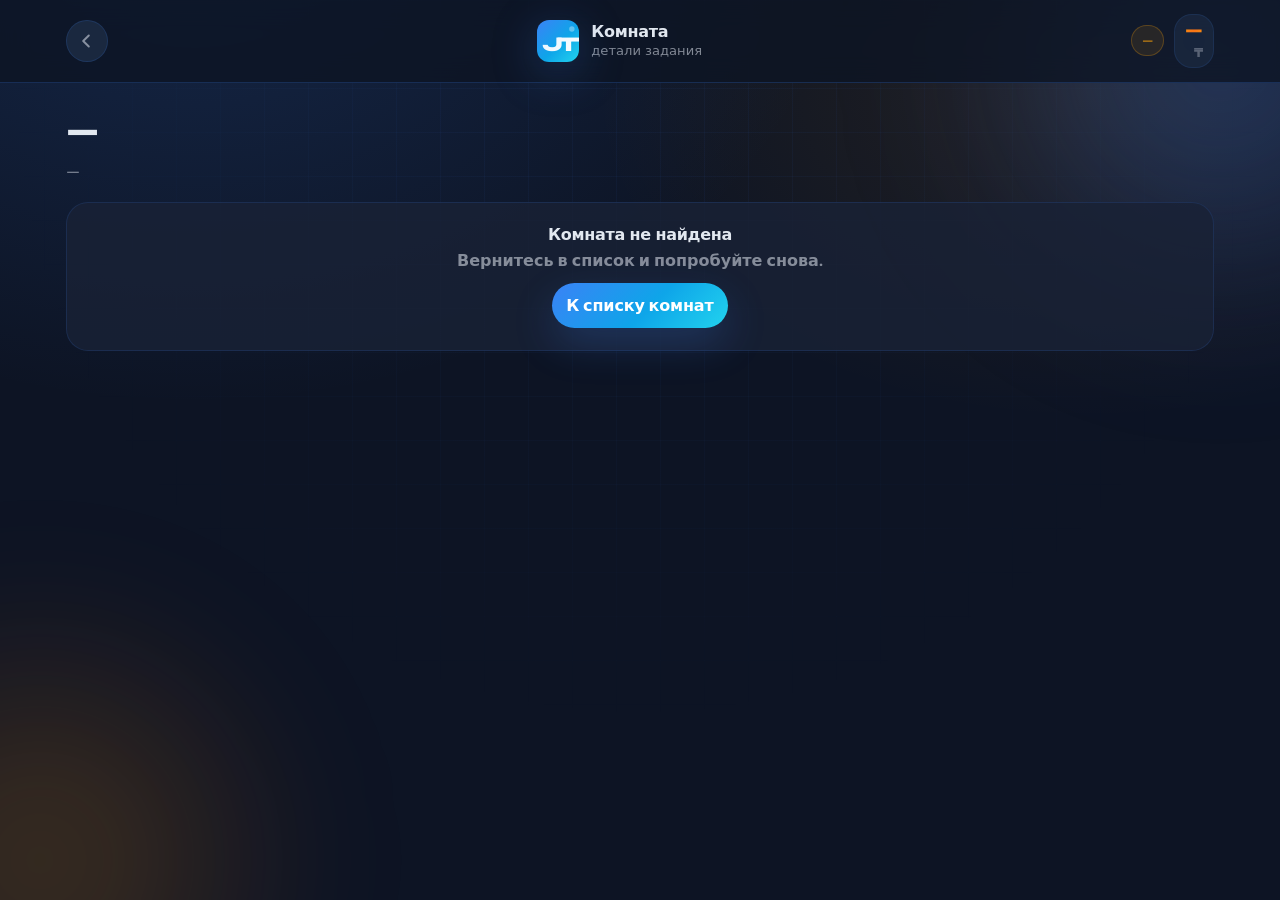
<file: frontend/room-detail.html>
<!doctype html>
<html lang="ru">
  <head>
    <meta charset="UTF-8" />
    <meta name="viewport" content="width=device-width, initial-scale=1.0" />
    <title>JumysTap — Комната</title>
    <link rel="preconnect" href="https://fonts.googleapis.com" />
    <link rel="preconnect" href="https://fonts.gstatic.com" crossorigin />
    <link
      href="https://fonts.googleapis.com/css2?family=Syne:wght@600;700;800&family=DM+Sans:wght@300;400;500;600&display=swap"
      rel="stylesheet"
    />
    <link rel="stylesheet" href="room-detail.css" />
  </head>
  <body>
    <div class="bg-orb bg-orb--1" aria-hidden="true"></div>
    <div class="bg-orb bg-orb--2" aria-hidden="true"></div>
    <div class="bg-grid" aria-hidden="true"></div>

    <header class="top-bar">
      <div class="top-bar__inner">
        <button class="icon-btn" type="button" id="btn-back" title="Назад" aria-label="Назад">
          <svg viewBox="0 0 18 18" fill="none" aria-hidden="true">
            <path d="M10.8 3.5L5.2 9l5.6 5.5" stroke="currentColor" stroke-width="2" stroke-linecap="round" stroke-linejoin="round" />
          </svg>
        </button>

        <div class="brand" aria-label="JumysTap">
          <svg class="brand__mark" viewBox="0 0 56 56" fill="none" xmlns="http://www.w3.org/2000/svg" aria-hidden="true">
            <rect width="56" height="56" rx="16" fill="url(#jt_lg1)" />
            <defs>
              <linearGradient id="jt_lg1" x1="0" y1="0" x2="56" y2="56" gradientUnits="userSpaceOnUse">
                <stop offset="0%" stop-color="#3b82f6" />
                <stop offset="55%" stop-color="#0ea5e9" />
                <stop offset="100%" stop-color="#22d3ee" />
              </linearGradient>
              <linearGradient id="jt_lg2" x1="0" y1="0" x2="56" y2="56" gradientUnits="userSpaceOnUse">
                <stop offset="0%" stop-color="#e0f2fe" />
                <stop offset="100%" stop-color="#ffffff" />
              </linearGradient>
            </defs>
            <text x="6" y="41" font-family="Syne, sans-serif" font-weight="800" font-size="28" fill="url(#jt_lg2)">J</text>
            <text x="26" y="41" font-family="Syne, sans-serif" font-weight="800" font-size="28" fill="url(#jt_lg2)">T</text>
            <circle cx="46.5" cy="12" r="3.6" fill="rgba(255,255,255,.34)" />
          </svg>
          <div class="brand__text">
            <div class="brand__title" id="room-title-mini">Комната</div>
            <div class="brand__sub" id="room-sub-mini">детали задания</div>
          </div>
        </div>

        <div class="top-bar__right">
          <div class="pill" id="pill-type">—</div>
          <div class="money" aria-label="Оплата">
            <div class="money__value" id="money-value">—</div>
            <div class="money__hint" id="money-hint">₸</div>
          </div>
        </div>
      </div>
    </header>

    <main class="page">
      <div class="page-head">
        <h1 class="page-title" id="room-title">—</h1>
        <p class="page-sub" id="room-sub">—</p>
      </div>

      <div class="grid">
        <section class="card card--span">
          <div class="card__header">
            <div class="card__icon" aria-hidden="true">
              <svg viewBox="0 0 22 22" fill="none">
                <circle cx="11" cy="11" r="7" stroke="currentColor" stroke-width="1.6" />
                <path d="M11 7v4l3 2" stroke="currentColor" stroke-width="1.6" stroke-linecap="round" stroke-linejoin="round" />
              </svg>
            </div>
            <div>
              <h2 class="card__title">Коротко</h2>
              <p class="card__sub">Что, где, когда и формат</p>
            </div>
          </div>

          <div class="facts" id="facts"></div>
        </section>

        <section class="card card--span">
          <div class="card__header">
            <div class="card__icon" aria-hidden="true">
              <svg viewBox="0 0 22 22" fill="none">
                <rect x="4" y="3.5" width="14" height="15" rx="2.4" stroke="currentColor" stroke-width="1.6" />
                <path d="M7 8h8M7 12h8M7 16h5" stroke="currentColor" stroke-width="1.6" stroke-linecap="round" />
              </svg>
            </div>
            <div>
              <h2 class="card__title">Описание</h2>
              <p class="card__sub">Полная информация</p>
            </div>
          </div>

          <div class="text" id="desc"></div>
        </section>

        <section class="card">
          <div class="card__header">
            <div class="card__icon" aria-hidden="true">
              <svg viewBox="0 0 22 22" fill="none">
                <path d="M11 3l2.1 6.2L19 11l-5.9 1.7L11 19l-2.1-6.3L3 11l5.9-1.8L11 3z" stroke="currentColor" stroke-width="1.6" stroke-linejoin="round" />
              </svg>
            </div>
            <div>
              <h2 class="card__title">Навыки</h2>
              <p class="card__sub">Что пригодится</p>
            </div>
          </div>

          <div class="tags" id="skills"></div>
        </section>

        <section class="card">
          <div class="card__header">
            <div class="card__icon card__icon--tg" aria-hidden="true">
              <svg viewBox="0 0 22 22" fill="none">
                <path d="M2 11l18-7-7 18-3-7-8-4z" stroke="currentColor" stroke-width="1.5" stroke-linejoin="round" />
                <path d="M10 14l3-3" stroke="currentColor" stroke-width="1.5" stroke-linecap="round" />
              </svg>
            </div>
            <div>
              <h2 class="card__title">Контакт</h2>
              <p class="card__sub">Напишите работодателю в Telegram</p>
            </div>
          </div>

          <div class="contact">
            <div class="contact__row">
              <div class="contact__label">Telegram</div>
              <div class="contact__value" id="tg-handle">—</div>
            </div>
            <div class="contact__actions">
              <a class="btn btn--primary" id="btn-tg" href="#" target="_blank" rel="noreferrer">
                <svg viewBox="0 0 18 18" fill="none" aria-hidden="true">
                  <path d="M1 9l16-6-6 16-3-7-7-3z" stroke="currentColor" stroke-width="1.6" stroke-linejoin="round" />
                </svg>
                Написать в Telegram
              </a>
              <button class="btn btn--outline" type="button" id="btn-copy">Скопировать</button>
            </div>
            <div class="hint">
              После согласования условий вы можете договориться о дате/времени и формате работы прямо в чате.
            </div>
          </div>
        </section>
      </div>

      <div class="empty hidden" id="empty">
        <div class="empty__title">Комната не найдена</div>
        <div class="empty__sub">Вернитесь в список и попробуйте снова.</div>
        <div style="margin-top: 12px">
          <a class="btn btn--primary" href="worker-rooms.html">К списку комнат</a>
        </div>
      </div>

      <div class="toast hidden" id="toast" role="status" aria-live="polite">
        <svg viewBox="0 0 20 20" fill="none" aria-hidden="true">
          <circle cx="10" cy="10" r="8" fill="#22c55e" opacity=".15" />
          <path d="M6 10l3 3 5-6" stroke="#16a34a" stroke-width="2" stroke-linecap="round" stroke-linejoin="round" />
        </svg>
        <span id="toast-text">Скопировано</span>
      </div>
    </main>

    <script src="app-api.js"></script>
    <script src="room-detail.js"></script>
  </body>
</html>
</file>
<file: frontend/style.css>
/* ===== RESET & BASE ===== */
*, *::before, *::after { box-sizing: border-box; margin: 0; padding: 0; }

:root {
  --blue-400: #60a5fa;
  --blue-500: #3b82f6;
  --blue-600: #2563eb;
  --blue-700: #1d4ed8;
  --sky-400:  #38bdf8;
  --sky-500:  #0ea5e9;

  --surface-0: #0d1424;
  --surface-1: #111827;
  --surface-2: #1a2236;
  --surface-3: #1f2d47;
  --surface-4: #243352;

  --amber:      #f59e0b;
  --amber-dim:  rgba(245,158,11,.14);
  --amber-glow: rgba(245,158,11,.28);
  --emerald:     #10b981;
  --emerald-dim: rgba(16,185,129,.14);
  --copper:      #f97316;
  --copper-dim:  rgba(249,115,22,.14);
  --bad: #ef4444;

  --text:   #e2e8f0;
  --muted:  rgba(226,232,240,.55);
  --muted2: rgba(226,232,240,.32);
  --line:        rgba(59,130,246,.18);
  --line-amber:  rgba(245,158,11,.22);

  --radius-sm: 10px;
  --radius-md: 16px;
  --radius-lg: 24px;
  --shadow-card:  0 8px 40px rgba(0,0,0,.5), 0 1px 6px rgba(0,0,0,.35);
  --shadow-btn:   0 4px 20px rgba(59,130,246,.4);
  --shadow-amber: 0 4px 20px rgba(245,158,11,.35);
  --transition: .22s cubic-bezier(.4,0,.2,1);
}

html { font-size: 16px; -webkit-font-smoothing: antialiased; }

body {
  font-family: 'DM Sans', system-ui, sans-serif;
  background: var(--surface-0);
  min-height: 100vh;
  display: flex;
  align-items: center;
  justify-content: center;
  padding: 24px 16px;
  color: var(--text);
  position: relative;
  overflow-x: hidden;
}

.bg-orb {
  position: fixed; border-radius: 50%; pointer-events: none; z-index: 0; filter: blur(90px); opacity: .35;
}
.bg-orb--1 {
  width: 560px; height: 560px;
  background: radial-gradient(circle, rgba(59,130,246,.6) 0%, rgba(29,78,216,.2) 60%, transparent 100%);
  top: -180px; right: -160px;
}
.bg-orb--2 {
  width: 460px; height: 460px;
  background: radial-gradient(circle, rgba(245,158,11,.45) 0%, rgba(249,115,22,.15) 60%, transparent 100%);
  bottom: -140px; left: -120px;
}
.bg-grid {
  position: fixed; inset: 0; z-index: 0; pointer-events: none;
  background-image: linear-gradient(rgba(59,130,246,.06) 1px, transparent 1px), linear-gradient(90deg, rgba(59,130,246,.06) 1px, transparent 1px);
  background-size: 40px 40px;
}

.auth-wrapper {
  position: relative; z-index: 1; width: 100%; max-width: 440px;
  display: flex; flex-direction: column; align-items: center; gap: 24px;
}

.logo-block { display: flex; align-items: center; gap: 14px; animation: fadeDown .5s ease both; }
.logo-svg { width: 56px; height: 56px; flex-shrink: 0; filter: drop-shadow(0 6px 18px rgba(59,130,246,.5)); }
.logo-text { display: flex; flex-direction: column; }
.logo-name { font-family: 'Syne', sans-serif; font-weight: 800; font-size: 1.5rem; letter-spacing: -.5px; color: var(--text); line-height: 1.1; }
.logo-sub { font-size: .75rem; font-weight: 400; color: var(--muted); letter-spacing: .02em; margin-top: 2px; }

.tab-switcher {
  position: relative; display: flex; background: var(--surface-1); border-radius: 14px; padding: 5px; width: 100%;
  box-shadow: 0 1px 4px rgba(0,0,0,.3); border: 1px solid var(--line); animation: fadeDown .5s .08s ease both;
}
.tab-indicator {
  position: absolute; top: 5px; left: 5px; width: calc(50% - 5px); height: calc(100% - 10px);
  background: linear-gradient(135deg, var(--blue-500), var(--sky-500)); border-radius: 10px;
  transition: transform var(--transition); box-shadow: var(--shadow-btn);
}
.tab-switcher[data-active="register"] .tab-indicator { transform: translateX(calc(100%)); }
.tab-btn {
  position: relative; z-index: 1; flex: 1; padding: 10px 0; border: none; background: transparent;
  font-family: 'DM Sans', sans-serif; font-size: .9rem; font-weight: 500; color: var(--muted); cursor: pointer;
  border-radius: 10px; transition: color var(--transition);
}
.tab-btn.active { color: #fff; font-weight: 600; }

.card {
  width: 100%; background: var(--surface-1); border-radius: var(--radius-lg); box-shadow: var(--shadow-card);
  padding: 36px 36px 32px; animation: fadeUp .5s .14s ease both; border: 1px solid var(--line); overflow: hidden; position: relative;
}
.card::after {
  content: ''; position: absolute; top: 0; left: 0; right: 0; height: 1px;
  background: linear-gradient(90deg, transparent, rgba(245,158,11,.5), rgba(59,130,246,.7), transparent);
}

.form-panel { display: block; }
.form-panel.hidden { display: none; }
.step { display: block; }
.step.hidden { display: none; }

.form-title { font-family: 'Syne', sans-serif; font-weight: 700; font-size: 1.4rem; color: var(--text); letter-spacing: -.3px; margin-bottom: 6px; }
.form-desc { font-size: .875rem; color: var(--muted); line-height: 1.5; margin-bottom: 28px; }

.field-group { margin-bottom: 18px; }
.field-label { display: block; font-size: .78rem; font-weight: 600; letter-spacing: .06em; text-transform: uppercase; color: var(--muted); margin-bottom: 7px; }
.input-wrap { position: relative; }
.input-icon { position: absolute; left: 14px; top: 50%; transform: translateY(-50%); width: 18px; height: 18px; color: var(--blue-400); display: flex; align-items: center; pointer-events: none; }
.input-icon svg { width: 18px; height: 18px; }
.input {
  width: 100%; padding: 12px 14px 12px 42px; border: 1.5px solid var(--line); border-radius: var(--radius-sm);
  font-family: 'DM Sans', sans-serif; font-size: .95rem; color: var(--text); background: var(--surface-3); outline: none;
  transition: border-color var(--transition), box-shadow var(--transition), background var(--transition);
}
.input::placeholder { color: var(--muted2); }
.input:focus { border-color: var(--blue-400); background: var(--surface-4); box-shadow: 0 0 0 3px rgba(59,130,246,.18); }
.input--code { font-size: 1.3rem; letter-spacing: .25em; text-align: center; padding-left: 14px; font-family: 'Syne', monospace; }

.btn {
  display: flex; align-items: center; justify-content: center; gap: 8px; width: 100%;
  padding: 13px 20px; border-radius: var(--radius-sm); font-family: 'DM Sans', sans-serif;
  font-size: .95rem; font-weight: 600; cursor: pointer; border: none; transition: all var(--transition);
  text-decoration: none; margin-top: 8px;
}
.btn svg { width: 18px; height: 18px; flex-shrink: 0; }
.btn--primary { background: linear-gradient(135deg, var(--blue-500) 0%, var(--sky-500) 100%); color: #fff; box-shadow: var(--shadow-btn); }
.btn--primary:hover { background: linear-gradient(135deg, var(--blue-600), var(--blue-500)); box-shadow: 0 6px 26px rgba(59,130,246,.5); transform: translateY(-1px); }
.btn--primary:active { transform: translateY(0); }
.btn--primary:disabled { opacity: .5; cursor: not-allowed; transform: none; box-shadow: none; }
.btn--outline { background: transparent; border: 1.5px solid rgba(245,158,11,.35); color: var(--amber); }
.btn--outline:hover { background: var(--amber-dim); border-color: var(--amber); box-shadow: var(--shadow-amber); }
.btn--ghost { background: transparent; color: var(--muted); font-weight: 400; font-size: .875rem; margin-top: 4px; }
.btn--ghost:hover { color: var(--amber); }

.btn.loading { pointer-events: none; opacity: .8; }
.btn.loading span { opacity: 0; }
.btn.loading::after { content: ''; position: absolute; width: 18px; height: 18px; border: 2.5px solid rgba(255,255,255,.3); border-top-color: white; border-radius: 50%; animation: spin .7s linear infinite; }

.msg { min-height: 0; font-size: .825rem; border-radius: 8px; overflow: hidden; transition: all var(--transition); }
.msg:not(:empty) { padding: 10px 14px; margin-bottom: 14px; }
.msg.error   { background: rgba(239,68,68,.12); color: #fca5a5; border: 1px solid rgba(239,68,68,.25); }
.msg.success { background: var(--emerald-dim); color: #6ee7b7; border: 1px solid rgba(16,185,129,.25); }

.back-btn { display: inline-flex; align-items: center; gap: 6px; background: none; border: none; cursor: pointer; color: var(--muted); font-family: 'DM Sans', sans-serif; font-size: .85rem; padding: 0 0 18px 0; transition: color var(--transition); }
.back-btn svg { width: 16px; height: 16px; }
.back-btn:hover { color: var(--amber); }

.success-icon { display: flex; justify-content: center; margin-bottom: 16px; }
.success-icon svg { width: 56px; height: 56px; animation: popIn .4s cubic-bezier(.34,1.56,.64,1) both; }

.profile-card { background: var(--surface-2); border: 1px solid var(--line-amber); border-radius: var(--radius-sm); padding: 16px 18px; margin: 16px 0; font-size: .875rem; color: var(--text); line-height: 1.8; }
.profile-card strong { color: var(--amber); font-weight: 600; }

.tg-icon { display: flex; justify-content: center; margin-bottom: 14px; }
.tg-icon svg { width: 60px; height: 60px; animation: popIn .4s cubic-bezier(.34,1.56,.64,1) both; }

.info-card { background: var(--surface-2); border: 1px solid var(--line-amber); border-radius: var(--radius-sm); padding: 16px 18px; margin: 20px 0; font-size: .875rem; color: var(--text); line-height: 1.9; }
.info-card .info-row { display: flex; justify-content: space-between; align-items: center; }
.info-card .info-label { color: var(--muted); font-size: .78rem; text-transform: uppercase; letter-spacing: .05em; }
.info-card .info-value { font-weight: 600; color: var(--amber); font-family: 'Syne', monospace; letter-spacing: .06em; }
.info-card .divider { border: none; border-top: 1px solid rgba(245,158,11,.15); margin: 10px 0; }

@keyframes fadeDown { from { opacity: 0; transform: translateY(-12px); } to { opacity: 1; transform: translateY(0); } }
@keyframes fadeUp { from { opacity: 0; transform: translateY(14px); } to { opacity: 1; transform: translateY(0); } }
@keyframes popIn { from { opacity: 0; transform: scale(.7); } to { opacity: 1; transform: scale(1); } }
@keyframes spin { to { transform: rotate(360deg); } }
@keyframes slideIn { from { opacity: 0; transform: translateX(14px); } to { opacity: 1; transform: translateX(0); } }
.step:not(.hidden) { animation: slideIn .3s ease both; }

@media (max-width: 480px) {
  .card { padding: 28px 22px 24px; }
  .form-title { font-size: 1.2rem; }
}
</file>
<file: frontend/create-job.css>
:root {
  --bg: #0d1424;
  --surface: rgba(26, 34, 54, 0.85);
  --surface-solid: #111827;
  --text: #e2e8f0;
  --muted: rgba(226, 232, 240, 0.55);
  --muted2: rgba(226, 232, 240, 0.32);
  --line: rgba(59, 130, 246, 0.18);
  --line-amber: rgba(245, 158, 11, 0.22);
  --blue: #3b82f6;
  --sky: #0ea5e9;
  --cyan: #22d3ee;
  --amber: #f59e0b;
  --amber-dim: rgba(245, 158, 11, 0.14);
  --amber-glow: rgba(245, 158, 11, 0.28);
  --emerald: #10b981;
  --ok: #10b981;
  --bad: #ef4444;
  --copper: #f97316;
  --surface-1: #111827;
  --surface-2: #1a2236;
  --surface-3: #1f2d47;
  --surface-4: #243352;
  --radius-md: 16px;
  --radius-lg: 22px;
  --shadow-soft: 0 10px 40px rgba(0, 0, 0, 0.45);
  --shadow-blue: 0 16px 44px rgba(59, 130, 246, 0.3);
  --shadow-amber: 0 16px 44px rgba(245, 158, 11, 0.25);
  --t: 200ms cubic-bezier(0.4, 0, 0.2, 1);
  color-scheme: dark;
}

*,
*::before,
*::after {
  box-sizing: border-box;
}

html {
  font-size: 16px;
  -webkit-font-smoothing: antialiased;
  text-rendering: optimizeLegibility;
}

body {
  margin: 0;
  font-family: "DM Sans", system-ui, -apple-system, Segoe UI, Roboto, Arial, sans-serif;
  color: var(--text);
  background: radial-gradient(1200px 900px at 15% -10%, rgba(59,130,246,.18), transparent 55%), radial-gradient(900px 600px at 85% 10%, rgba(245,158,11,.1), transparent 55%), var(--bg);
  min-height: 100vh;
  overflow-x: hidden;
}

.hidden {
  display: none !important;
}

/* Icon button (back) */
.icon-btn {
  width: 42px;
  height: 42px;
  border-radius: 999px;
  border: 1px solid rgba(59, 130, 246, 0.16);
  background: rgba(31, 45, 71, 0.8);
  color: var(--muted);
  display: grid;
  place-items: center;
  cursor: pointer;
  transition: transform var(--t), box-shadow var(--t), background var(--t), border-color var(--t);
}
.icon-btn svg {
  width: 18px;
  height: 18px;
}
.icon-btn:hover {
  transform: translateY(-1px);
  background: rgba(255, 255, 255, 0.92);
  border-color: rgba(59, 130, 246, 0.28);
  box-shadow: 0 14px 38px rgba(59, 130, 246, 0.12);
}
.icon-btn:focus-visible {
  outline: none;
  box-shadow: 0 0 0 5px rgba(59, 130, 246, 0.16);
}

.input--select {
  appearance: none;
  padding-right: 40px;
  background-image: linear-gradient(45deg, transparent 50%, rgba(226, 232, 240, 0.55) 50%),
    linear-gradient(135deg, rgba(226, 232, 240, 0.55) 50%, transparent 50%);
  background-position: calc(100% - 18px) 50%, calc(100% - 12px) 50%;
  background-size: 6px 6px;
  background-repeat: no-repeat;
}

/* Decorative background */
.bg-orb {
  position: fixed;
  pointer-events: none;
  border-radius: 999px;
  filter: blur(80px);
  opacity: 0.55;
  z-index: 0;
}
.bg-orb--1 {
  width: 560px;
  height: 560px;
  top: -220px;
  right: -220px;
  background: radial-gradient(circle, rgba(59,130,246,.6), rgba(29,78,216,.2) 55%, transparent 70%);
}
.bg-orb--2 {
  width: 520px;
  height: 520px;
  bottom: -220px;
  left: -220px;
  background: radial-gradient(circle, rgba(245,158,11,.45), rgba(249,115,22,.15) 55%, transparent 72%);
}
.bg-grid {
  position: fixed;
  inset: 0;
  z-index: 0;
  pointer-events: none;
  background-image: linear-gradient(rgba(59, 130, 246, 0.05) 1px, transparent 1px),
    linear-gradient(90deg, rgba(59, 130, 246, 0.05) 1px, transparent 1px);
  background-size: 44px 44px;
  mask-image: radial-gradient(circle at 50% 10%, black 15%, transparent 62%);
}

/* Top bar */
.top-bar {
  position: sticky;
  top: 0;
  z-index: 50;
  backdrop-filter: blur(14px);
  background: rgba(13, 20, 36, 0.8);
  border-bottom: 1px solid rgba(59, 130, 246, 0.22);
}
.top-bar__inner {
  position: relative;
  z-index: 1;
  max-width: 1160px;
  margin: 0 auto;
  padding: 14px 16px;
  display: flex;
  align-items: center;
  justify-content: space-between;
  gap: 12px;
}
.brand {
  display: flex;
  align-items: center;
  gap: 12px;
  min-width: 0;
}
.brand__mark {
  width: 42px;
  height: 42px;
  flex: 0 0 auto;
  filter: drop-shadow(0 10px 22px rgba(59, 130, 246, 0.25));
}
.brand__text {
  display: grid;
  gap: 2px;
  min-width: 0;
}
.brand__title {
  font-family: "Syne", system-ui, sans-serif;
  font-weight: 900;
  letter-spacing: -0.02em;
  line-height: 1.1;
  white-space: nowrap;
  overflow: hidden;
  text-overflow: ellipsis;
}
.brand__sub {
  font-size: 0.82rem;
  color: var(--muted);
  white-space: nowrap;
  overflow: hidden;
  text-overflow: ellipsis;
}
.top-bar__right {
  display: flex;
  align-items: center;
  gap: 10px;
}
.hint-pill {
  font-size: 0.82rem;
  color: var(--amber);
  padding: 6px 10px;
  border-radius: 999px;
  border: 1px solid rgba(245,158,11,.25);
  background: rgba(245,158,11,.1);
  white-space: nowrap;
}

/* Page */
.page {
  position: relative;
  z-index: 1;
  max-width: 1160px;
  margin: 0 auto;
  padding: 26px 16px 40px;
}
.page-head {
  display: flex;
  flex-direction: column;
  gap: 8px;
  margin-bottom: 18px;
}
.page-title {
  margin: 0;
  font-family: "Syne", system-ui, sans-serif;
  font-weight: 900;
  letter-spacing: -0.02em;
  font-size: clamp(1.4rem, 1.1rem + 1.4vw, 2.2rem);
}
.page-sub {
  margin: 0;
  color: var(--muted);
  line-height: 1.5;
  max-width: 78ch;
}

/* Grid */
.grid {
  display: grid;
  grid-template-columns: 1fr;
  gap: 14px;
}
@media (min-width: 940px) {
  .grid {
    grid-template-columns: 1fr 1fr;
    gap: 16px;
  }
  .card--span {
    grid-column: 1 / -1;
  }
}

.card {
  background: linear-gradient(180deg, rgba(26,34,54,.95), rgba(17,24,39,.9));
  border: 1px solid var(--line);
  border-radius: var(--radius-lg);
  box-shadow: var(--shadow-soft);
  padding: 18px 18px 16px;
  overflow: hidden;
  position: relative;
  transform: translateZ(0);
  transition: transform var(--t), box-shadow var(--t), border-color var(--t);
}
.card::after {
  content: "";
  position: absolute;
  top: 0; left: 0; right: 0;
  height: 1px;
  background: linear-gradient(90deg, transparent, rgba(245,158,11,.45), rgba(59,130,246,.6), transparent);
  pointer-events: none;
}
.card::before {
  content: "";
  position: absolute;
  inset: -1px;
  background: radial-gradient(1200px 400px at 10% 0%, rgba(59, 130, 246, 0.18), transparent 52%),
    radial-gradient(1000px 400px at 90% 20%, rgba(245, 158, 11, 0.1), transparent 50%);
  opacity: 0;
  transition: opacity var(--t);
  pointer-events: none;
}
.card:hover {
  transform: translateY(-2px);
  border-color: rgba(59,130,246,.35);
  box-shadow: 0 18px 60px rgba(0,0,0,.4);
}
.card:hover::before {
  opacity: 1;
}
.card__header {
  display: flex;
  align-items: flex-start;
  gap: 12px;
  margin-bottom: 12px;
}
.card__icon {
  width: 40px;
  height: 40px;
  border-radius: 14px;
  background: rgba(59,130,246,.15);
  color: var(--sky);
  display: grid;
  place-items: center;
  flex: 0 0 auto;
  box-shadow: 0 10px 26px rgba(59, 130, 246, 0.14);
}
.card__icon svg {
  width: 22px;
  height: 22px;
}
.card__title {
  margin: 0;
  font-family: "Syne", system-ui, sans-serif;
  font-weight: 900;
  letter-spacing: -0.01em;
  font-size: 1.04rem;
}
.card__sub {
  margin: 3px 0 0;
  color: var(--muted);
  line-height: 1.35;
  font-size: 0.88rem;
}

/* Fields */
.field-group {
  display: flex;
  flex-direction: column;
  gap: 8px;
}
.field-group + .field-group {
  margin-top: 12px;
}
.field-label {
  font-size: 0.86rem;
  color: var(--muted);
  font-weight: 700;
}
.field-error {
  min-height: 16px;
  font-size: 0.82rem;
  color: rgba(185, 28, 28, 0.95);
}

.input-wrap {
  position: relative;
}
.input-icon {
  position: absolute;
  left: 12px;
  top: 50%;
  transform: translateY(-50%);
  width: 18px;
  height: 18px;
  color: var(--muted2);
}
.input-icon svg {
  width: 18px;
  height: 18px;
}
.input-suffix {
  position: absolute;
  right: 12px;
  top: 50%;
  transform: translateY(-50%);
  color: var(--muted2);
  font-weight: 900;
  font-size: 0.92rem;
}
.input {
  width: 100%;
  border: 1px solid rgba(59, 130, 246, 0.18);
  background: rgba(31, 45, 71, 0.8);
  border-radius: var(--radius-md);
  padding: 12px 12px 12px 40px;
  outline: none;
  transition: box-shadow var(--t), border-color var(--t), transform var(--t), background var(--t);
  color: var(--text);
}
.input--plain {
  padding-left: 12px;
}
.input[type="number"] {
  padding-right: 44px;
}
.input::placeholder {
  color: rgba(226, 232, 240, 0.35);
}
.input:focus {
  border-color: rgba(59, 130, 246, 0.45);
  box-shadow: 0 0 0 5px rgba(59, 130, 246, 0.12);
  background: rgba(36, 51, 82, 0.95);
}

.two-col {
  display: grid;
  grid-template-columns: 1fr;
  gap: 12px;
}
@media (min-width: 720px) {
  .two-col {
    grid-template-columns: 1.35fr 0.65fr;
    align-items: start;
  }
}

.row {
  margin-top: 12px;
}
.row--date {
  margin-top: 12px;
}

/* Textarea */
.textarea-wrap {
  border-radius: var(--radius-lg);
  background: linear-gradient(180deg, rgba(31,45,71,.9), rgba(26,34,54,.7));
  border: 1px solid rgba(59, 130, 246, 0.16);
  padding: 12px;
  transition: border-color var(--t), box-shadow var(--t);
}
.textarea-wrap:focus-within {
  border-color: rgba(59, 130, 246, 0.45);
  box-shadow: 0 0 0 5px rgba(59, 130, 246, 0.12);
}
.textarea {
  width: 100%;
  min-height: 150px;
  resize: vertical;
  border: none;
  outline: none;
  background: transparent;
  font-family: inherit;
  color: var(--text);
  line-height: 1.5;
  font-size: 0.98rem;
}
.textarea::placeholder {
  color: rgba(226, 232, 240, 0.4);
}
.textarea-footer {
  display: flex;
  align-items: center;
  justify-content: space-between;
  gap: 12px;
  padding-top: 8px;
}
.muted {
  color: var(--muted2);
  font-weight: 700;
  font-size: 0.82rem;
}

/* Toggle */
.toggle {
  display: inline-flex;
  align-items: center;
  gap: 10px;
  font-weight: 900;
  color: var(--muted);
  text-transform: lowercase;
  cursor: pointer;
  user-select: none;
}
.toggle input {
  position: absolute;
  opacity: 0;
  pointer-events: none;
}
.toggle__ui {
  width: 44px;
  height: 26px;
  border-radius: 999px;
  border: 1px solid rgba(59,130,246,.22);
  background: rgba(31,45,71,.8);
  position: relative;
  transition: background var(--t), border-color var(--t), box-shadow var(--t);
}
.toggle__ui::after {
  content: "";
  position: absolute;
  width: 20px;
  height: 20px;
  border-radius: 999px;
  top: 50%;
  left: 3px;
  transform: translateY(-50%);
  background: linear-gradient(135deg, rgba(100, 116, 139, 0.7), rgba(71, 85, 105, 0.6));
  transition: transform var(--t), background var(--t);
  box-shadow: 0 10px 22px rgba(15, 23, 42, 0.12);
}
.toggle input:checked + .toggle__ui {
  background: rgba(59,130,246,.15);
  border-color: rgba(59,130,246,.45);
  box-shadow: 0 0 0 5px rgba(59, 130, 246, 0.12);
}
.toggle input:checked + .toggle__ui::after {
  transform: translate(18px, -50%);
  background: linear-gradient(135deg, var(--blue), var(--sky), var(--cyan));
}

/* Skills tags */
.skills-box {
  position: relative;
  display: flex;
  flex-wrap: wrap;
  align-items: center;
  gap: 8px;
  padding: 10px;
  border-radius: var(--radius-lg);
  border: 1px solid rgba(59, 130, 246, 0.16);
  background: rgba(31,45,71,.7);
  min-height: 56px;
  cursor: text;
  transition: border-color var(--t), box-shadow var(--t), background var(--t);
}
.skills-box:focus-within {
  border-color: rgba(59, 130, 246, 0.45);
  box-shadow: 0 0 0 5px rgba(59, 130, 246, 0.12);
  background: rgba(36, 51, 82, 0.95);
}
.skill-input {
  border: none;
  outline: none;
  background: transparent;
  font: inherit;
  min-width: 140px;
  flex: 1 1 160px;
  padding: 8px 6px;
}
.tag {
  display: inline-flex;
  align-items: center;
  gap: 8px;
  padding: 8px 10px;
  border-radius: 999px;
  border: 1px solid rgba(59, 130, 246, 0.18);
  background: rgba(59,130,246,.12);
  color: var(--sky);
  font-weight: 900;
  letter-spacing: -0.01em;
}
.tag__x {
  width: 20px;
  height: 20px;
  border-radius: 999px;
  display: grid;
  place-items: center;
  border: 1px solid rgba(59, 130, 246, 0.18);
  background: rgba(31, 45, 71, 0.8);
  cursor: pointer;
  transition: transform var(--t), background var(--t), border-color var(--t);
}
.tag__x:hover {
  transform: scale(1.06);
  background: rgba(36,51,82,.95);
  border-color: rgba(59,130,246,.4);
}
.tag__x svg {
  width: 12px;
  height: 12px;
}
.skill-suggestions {
  margin-top: 10px;
  border-radius: var(--radius-lg);
  border: 1px solid rgba(59, 130, 246, 0.16);
  background: rgba(36, 51, 82, 0.95);
  box-shadow: 0 18px 60px rgba(15, 23, 42, 0.1);
  overflow: hidden;
}
.sugg-item {
  padding: 10px 12px;
  cursor: pointer;
  display: flex;
  align-items: center;
  justify-content: space-between;
  gap: 12px;
  transition: background var(--t);
  font-weight: 800;
}
.sugg-item small {
  color: var(--muted2);
  font-weight: 700;
}
.sugg-item:hover {
  background: rgba(36,51,82,.85);
}
.field-hint {
  margin: 10px 0 0;
  color: var(--muted2);
  font-size: 0.86rem;
}

/* Chips */
.chip-grid {
  display: flex;
  flex-wrap: wrap;
  gap: 10px;
}
.chip {
  border: 1px solid rgba(59, 130, 246, 0.16);
  background: rgba(31,45,71,.7);
  color: var(--muted);
  border-radius: 999px;
  padding: 10px 12px;
  cursor: pointer;
  transition: transform var(--t), box-shadow var(--t), background var(--t), border-color var(--t), color var(--t);
  font-weight: 900;
  letter-spacing: -0.01em;
  text-transform: lowercase;
}
.chip:hover {
  transform: translateY(-1px);
  border-color: rgba(59, 130, 246, 0.28);
  box-shadow: 0 14px 38px rgba(59, 130, 246, 0.12);
  background: rgba(255, 255, 255, 0.95);
}
.chip.is-active {
  border-color: rgba(245,158,11,.45);
  background: rgba(245,158,11,.1);
  color: var(--amber);
  box-shadow: 0 18px 48px rgba(59, 130, 246, 0.14);
}
.chip__dot {
  display: inline-block;
  width: 9px;
  height: 9px;
  border-radius: 999px;
  background: rgba(226, 232, 240, 0.2);
  margin-right: 8px;
}
.chip.is-active .chip__dot {
  background: linear-gradient(135deg, var(--blue), var(--sky), var(--cyan));
}

/* SafePay */
.safepay {
  margin-top: 14px;
  border-radius: var(--radius-lg);
  border: 1px solid rgba(16,185,129,.25);
  background: linear-gradient(180deg, rgba(16,185,129,.08), rgba(26,34,54,.8));
  padding: 12px;
  display: flex;
  align-items: center;
  gap: 12px;
}
.safepay__badge {
  width: 44px;
  height: 44px;
  border-radius: 16px;
  display: grid;
  place-items: center;
  background: rgba(34, 211, 238, 0.16);
  color: rgba(8, 145, 178, 0.95);
  box-shadow: 0 16px 46px rgba(34, 211, 238, 0.16);
  flex: 0 0 auto;
}
.safepay__badge svg {
  width: 22px;
  height: 22px;
}
.safepay__title {
  font-family: "Syne", system-ui, sans-serif;
  font-weight: 900;
  letter-spacing: -0.01em;
}
.safepay__desc {
  color: rgba(226, 232, 240, 0.6);
  margin-top: 2px;
}

/* Upload */
.upload {
  display: grid;
  gap: 12px;
}
.upload__preview {
  position: relative;
  height: 170px;
  border-radius: var(--radius-lg);
  border: 1px dashed rgba(59, 130, 246, 0.32);
  background: rgba(31,45,71,.7);
  overflow: hidden;
  cursor: pointer;
  transition: border-color var(--t), box-shadow var(--t), transform var(--t), background var(--t);
}
.upload__preview:hover {
  transform: translateY(-1px);
  border-color: rgba(59, 130, 246, 0.45);
  box-shadow: 0 18px 60px rgba(15, 23, 42, 0.1);
  background: rgba(36, 51, 82, 0.95);
}
.upload__preview.has-image {
  border-style: solid;
  border-color: rgba(59, 130, 246, 0.22);
  background-size: cover;
  background-position: center;
}
.upload__placeholder {
  position: absolute;
  inset: 0;
  display: grid;
  place-items: center;
  text-align: center;
  padding: 14px;
}
.upload__ph-title {
  font-family: "Syne", system-ui, sans-serif;
  font-weight: 900;
  letter-spacing: -0.02em;
}
.upload__ph-sub {
  color: var(--muted);
  margin-top: 4px;
  font-weight: 600;
}
.upload__actions {
  display: flex;
  flex-wrap: wrap;
  gap: 10px;
}

/* Buttons */
.btn {
  appearance: none;
  border: none;
  font-family: inherit;
  cursor: pointer;
  display: inline-flex;
  align-items: center;
  justify-content: center;
  gap: 9px;
  border-radius: 999px;
  padding: 12px 14px;
  font-weight: 900;
  letter-spacing: -0.01em;
  transition: transform var(--t), box-shadow var(--t), filter var(--t), background var(--t), border-color var(--t), color var(--t);
  user-select: none;
}
.btn svg {
  width: 18px;
  height: 18px;
}
.btn--sm {
  padding: 10px 12px;
  font-weight: 900;
  font-size: 0.92rem;
}
.btn--lg {
  padding: 14px 18px;
  font-size: 1.02rem;
}
.btn--primary {
  color: white;
  background: linear-gradient(135deg, var(--blue), var(--sky) 55%, var(--cyan));
  box-shadow: 0 16px 40px rgba(59, 130, 246, 0.22);
}
.btn--primary:hover {
  transform: translateY(-1px);
  filter: brightness(1.03);
  box-shadow: 0 18px 52px rgba(59, 130, 246, 0.26);
}
.btn--outline {
  color: var(--amber);
  background: rgba(245,158,11,.08);
  border: 1px solid rgba(245,158,11,.28);
}
.btn--outline:hover {
  transform: translateY(-1px);
  background: rgba(245,158,11,.14);
  border-color: rgba(245,158,11,.5);
  box-shadow: 0 14px 38px rgba(245,158,11,.18);
}
.btn:focus-visible {
  outline: none;
  box-shadow: 0 0 0 5px rgba(59, 130, 246, 0.16);
}

/* Submit */
.submit-row {
  grid-column: 1 / -1;
  display: flex;
  justify-content: center;
  padding: 6px 0 0;
}

/* Toasts */
.toast {
  position: fixed;
  left: 50%;
  bottom: 22px;
  transform: translateX(-50%);
  z-index: 60;
  display: inline-flex;
  align-items: center;
  gap: 10px;
  padding: 12px 14px;
  border-radius: 999px;
  background: rgba(26,34,54,.96);
  border: 1px solid rgba(59,130,246,.25);
  box-shadow: 0 22px 70px rgba(0,0,0,.5);
  font-weight: 900;
  letter-spacing: -0.01em;
  animation: toastIn 220ms ease both;
}
.toast svg {
  width: 20px;
  height: 20px;
}
.toast--error {
  border-color: rgba(239, 68, 68, 0.2);
}
@keyframes toastIn {
  from {
    opacity: 0;
    transform: translateX(-50%) translateY(10px);
  }
  to {
    opacity: 1;
    transform: translateX(-50%) translateY(0px);
  }
}

@media (prefers-reduced-motion: reduce) {
  * {
    transition: none !important;
    animation: none !important;
  }
}
</file>
<file: frontend/my-jobs.css>
:root {
  --bg: #0d1424;
  --surface: rgba(26, 34, 54, 0.85);
  --surface-solid: #111827;
  --text: #e2e8f0;
  --muted: rgba(226, 232, 240, 0.55);
  --muted2: rgba(226, 232, 240, 0.32);
  --line: rgba(59, 130, 246, 0.18);
  --line-amber: rgba(245, 158, 11, 0.22);
  --blue: #3b82f6;
  --sky: #0ea5e9;
  --cyan: #22d3ee;
  --amber: #f59e0b;
  --amber-dim: rgba(245, 158, 11, 0.14);
  --amber-glow: rgba(245, 158, 11, 0.28);
  --emerald: #10b981;
  --ok: #10b981;
  --bad: #ef4444;
  --copper: #f97316;
  --surface-1: #111827;
  --surface-2: #1a2236;
  --surface-3: #1f2d47;
  --surface-4: #243352;
  --radius-md: 16px;
  --radius-lg: 22px;
  --shadow-soft: 0 10px 40px rgba(0, 0, 0, 0.45);
  --shadow-blue: 0 16px 44px rgba(59, 130, 246, 0.3);
  --shadow-amber: 0 16px 44px rgba(245, 158, 11, 0.25);
  --t: 200ms cubic-bezier(0.4, 0, 0.2, 1);
  color-scheme: dark;
}

*,
*::before,
*::after {
  box-sizing: border-box;
}

html {
  font-size: 16px;
  -webkit-font-smoothing: antialiased;
  text-rendering: optimizeLegibility;
}

body {
  margin: 0;
  font-family: "DM Sans", system-ui, -apple-system, Segoe UI, Roboto, Arial, sans-serif;
  color: var(--text);
  background: radial-gradient(1200px 900px at 15% -10%, rgba(59,130,246,.18), transparent 55%), radial-gradient(900px 600px at 85% 10%, rgba(245,158,11,.1), transparent 55%), var(--bg);
  min-height: 100vh;
  overflow-x: hidden;
}

.hidden {
  display: none !important;
}

/* Background */
.bg-orb {
  position: fixed;
  pointer-events: none;
  border-radius: 999px;
  filter: blur(80px);
  opacity: 0.55;
  z-index: 0;
}
.bg-orb--1 {
  width: 560px;
  height: 560px;
  top: -220px;
  right: -220px;
  background: radial-gradient(circle, rgba(59,130,246,.6), rgba(29,78,216,.2) 55%, transparent 70%);
}
.bg-orb--2 {
  width: 520px;
  height: 520px;
  bottom: -220px;
  left: -220px;
  background: radial-gradient(circle, rgba(245,158,11,.45), rgba(249,115,22,.15) 55%, transparent 72%);
}
.bg-grid {
  position: fixed;
  inset: 0;
  z-index: 0;
  pointer-events: none;
  background-image: linear-gradient(rgba(59, 130, 246, 0.05) 1px, transparent 1px),
    linear-gradient(90deg, rgba(59, 130, 246, 0.05) 1px, transparent 1px);
  background-size: 44px 44px;
  mask-image: radial-gradient(circle at 50% 10%, black 15%, transparent 62%);
}

/* Top bar */
.top-bar {
  position: sticky;
  top: 0;
  z-index: 50;
  backdrop-filter: blur(14px);
  background: rgba(13, 20, 36, 0.8);
  border-bottom: 1px solid rgba(59, 130, 246, 0.22);
}
.top-bar__inner {
  position: relative;
  z-index: 1;
  max-width: 1180px;
  margin: 0 auto;
  padding: 14px 16px;
  display: flex;
  align-items: center;
  justify-content: space-between;
  gap: 12px;
}

.icon-btn {
  width: 42px;
  height: 42px;
  border-radius: 999px;
  border: 1px solid rgba(59, 130, 246, 0.16);
  background: rgba(31, 45, 71, 0.8);
  color: var(--muted);
  display: grid;
  place-items: center;
  cursor: pointer;
  transition: transform var(--t), box-shadow var(--t), background var(--t), border-color var(--t);
}
.icon-btn svg {
  width: 18px;
  height: 18px;
}
.icon-btn:hover {
  transform: translateY(-1px);
  background: rgba(255, 255, 255, 0.92);
  border-color: rgba(59, 130, 246, 0.28);
  box-shadow: 0 14px 38px rgba(59, 130, 246, 0.12);
}
.icon-btn:focus-visible {
  outline: none;
  box-shadow: 0 0 0 5px rgba(59, 130, 246, 0.16);
}

.brand {
  display: flex;
  align-items: center;
  gap: 12px;
  min-width: 0;
}
.brand__mark {
  width: 42px;
  height: 42px;
  flex: 0 0 auto;
  filter: drop-shadow(0 10px 22px rgba(59, 130, 246, 0.25));
}
.brand__text {
  display: grid;
  gap: 2px;
  min-width: 0;
}
.brand__title {
  font-family: "Syne", system-ui, sans-serif;
  font-weight: 900;
  letter-spacing: -0.02em;
  line-height: 1.1;
  white-space: nowrap;
  overflow: hidden;
  text-overflow: ellipsis;
}
.brand__sub {
  font-size: 0.82rem;
  color: var(--muted);
  white-space: nowrap;
  overflow: hidden;
  text-overflow: ellipsis;
}
.top-bar__right {
  display: flex;
  align-items: center;
  gap: 10px;
}
.pill {
  font-size: 0.82rem;
  color: var(--amber);
  padding: 6px 10px;
  border-radius: 999px;
  border: 1px solid rgba(245,158,11,.25);
  background: rgba(245,158,11,.1);
  white-space: nowrap;
}

/* Page */
.page {
  position: relative;
  z-index: 1;
  max-width: 1180px;
  margin: 0 auto;
  padding: 26px 16px 44px;
}
.page-head {
  display: flex;
  flex-direction: column;
  gap: 8px;
  margin-bottom: 18px;
}
.page-title {
  margin: 0;
  font-family: "Syne", system-ui, sans-serif;
  font-weight: 900;
  letter-spacing: -0.02em;
  font-size: clamp(1.4rem, 1.1rem + 1.4vw, 2.2rem);
}
.page-sub {
  margin: 0;
  color: var(--muted);
  line-height: 1.5;
  max-width: 92ch;
}

/* Card */
.card {
  background: linear-gradient(180deg, rgba(26,34,54,.95), rgba(17,24,39,.9));
  border: 1px solid var(--line);
  border-radius: var(--radius-lg);
  box-shadow: var(--shadow-soft);
  padding: 16px 16px 14px;
  overflow: hidden;
  position: relative;
  transform: translateZ(0);
  transition: transform var(--t), box-shadow var(--t), border-color var(--t);
}
.card::after {
  content: "";
  position: absolute;
  top: 0; left: 0; right: 0;
  height: 1px;
  background: linear-gradient(90deg, transparent, rgba(245,158,11,.45), rgba(59,130,246,.6), transparent);
  pointer-events: none;
}
.card::before {
  content: "";
  position: absolute;
  inset: -1px;
  background: radial-gradient(1200px 400px at 10% 0%, rgba(59, 130, 246, 0.18), transparent 52%),
    radial-gradient(1000px 400px at 90% 20%, rgba(245, 158, 11, 0.1), transparent 50%);
  opacity: 0;
  transition: opacity var(--t);
  pointer-events: none;
}
.card:hover {
  transform: translateY(-2px);
  border-color: rgba(59,130,246,.35);
  box-shadow: 0 18px 60px rgba(0,0,0,.4);
}
.card:hover::before {
  opacity: 1;
}

/* Controls */
.controls {
  padding: 14px 14px 12px;
}
.controls__row {
  display: grid;
  grid-template-columns: 1fr;
  gap: 10px;
  align-items: end;
}
@media (min-width: 980px) {
  .controls__row {
    grid-template-columns: 1fr 180px 220px 180px;
  }
}

.search {
  position: relative;
}
.search__icon {
  position: absolute;
  left: 12px;
  top: 50%;
  transform: translateY(-50%);
  width: 18px;
  height: 18px;
  color: var(--muted2);
}
.search__input {
  width: 100%;
  border: 1px solid rgba(59, 130, 246, 0.18);
  background: rgba(31, 45, 71, 0.8);
  border-radius: var(--radius-md);
  padding: 12px 12px 12px 40px;
  outline: none;
  transition: box-shadow var(--t), border-color var(--t), background var(--t);
  color: var(--text);
}
.search__input:focus {
  border-color: rgba(59, 130, 246, 0.45);
  box-shadow: 0 0 0 5px rgba(59, 130, 246, 0.12);
  background: rgba(36, 51, 82, 0.95);
}

.select {
  display: grid;
  gap: 6px;
}
.select__label {
  font-size: 0.82rem;
  color: rgba(226, 232, 240, 0.7);
  font-weight: 800;
}
.select__control {
  width: 100%;
  border: 1px solid rgba(59, 130, 246, 0.18);
  background: rgba(31, 45, 71, 0.8);
  border-radius: var(--radius-md);
  padding: 12px 12px;
  outline: none;
  transition: box-shadow var(--t), border-color var(--t), background var(--t);
  color: var(--text);
  font-weight: 800;
}
.select__control:focus {
  border-color: rgba(59, 130, 246, 0.45);
  box-shadow: 0 0 0 5px rgba(59, 130, 246, 0.12);
  background: rgba(36, 51, 82, 0.95);
}

/* List */
.list {
  margin-top: 16px;
}
.list__grid {
  display: grid;
  grid-template-columns: 1fr;
  gap: 14px;
}
@media (min-width: 760px) {
  .list__grid {
    grid-template-columns: 1fr 1fr;
  }
}
@media (min-width: 1120px) {
  .list__grid {
    grid-template-columns: 1fr 1fr 1fr;
  }
}

/* Job card */
.job {
  border-radius: var(--radius-lg);
  border: 1px solid rgba(59, 130, 246, 0.16);
  background: linear-gradient(180deg, rgba(255, 255, 255, 0.92), rgba(255, 255, 255, 0.74));
  box-shadow: var(--shadow-soft);
  padding: 14px;
  position: relative;
  overflow: hidden;
  transition: transform var(--t), box-shadow var(--t), border-color var(--t);
  display: grid;
  gap: 10px;
  min-height: 190px;
}
.job:hover {
  transform: translateY(-2px);
  border-color: rgba(59,130,246,.38);
  box-shadow: 0 20px 66px rgba(0,0,0,.45);
}
.job__top {
  display: flex;
  align-items: flex-start;
  justify-content: space-between;
  gap: 10px;
}
.job__type {
  display: inline-flex;
  align-items: center;
  gap: 8px;
  padding: 8px 10px;
  border-radius: 999px;
  border: 1px solid rgba(59, 130, 246, 0.14);
  background: rgba(59,130,246,.12);
  color: var(--sky);
  font-weight: 900;
  letter-spacing: -0.01em;
  font-size: 0.86rem;
}
.job__typeDot {
  width: 9px;
  height: 9px;
  border-radius: 999px;
  background: linear-gradient(135deg, var(--blue), var(--sky), var(--cyan));
}
.job__meta {
  color: var(--muted);
  font-weight: 700;
  font-size: 0.9rem;
}
.job__money {
  text-align: right;
}
.job__moneyValue {
  font-family: "Syne", system-ui, sans-serif;
  font-weight: 900;
  letter-spacing: -0.02em;
  font-size: 1.22rem;
  line-height: 1;
  background: linear-gradient(135deg, var(--amber), var(--copper), var(--amber));
  -webkit-background-clip: text;
  background-clip: text;
  color: transparent;
  filter: drop-shadow(0 10px 18px rgba(59, 130, 246, 0.12));
}
.job__moneyHint {
  color: var(--muted2);
  font-weight: 800;
  font-size: 0.82rem;
  margin-top: 4px;
}
.job__title {
  margin: 0;
  font-family: "Syne", system-ui, sans-serif;
  font-weight: 900;
  letter-spacing: -0.02em;
  font-size: 1.02rem;
  line-height: 1.18;
  display: -webkit-box;
  -webkit-line-clamp: 2;
  -webkit-box-orient: vertical;
  overflow: hidden;
}
.job__desc {
  margin: 0;
  color: var(--muted);
  line-height: 1.42;
  font-weight: 700;
  display: -webkit-box;
  -webkit-line-clamp: 3;
  -webkit-box-orient: vertical;
  overflow: hidden;
}
.job__bottom {
  display: flex;
  align-items: center;
  justify-content: space-between;
  gap: 10px;
  flex-wrap: wrap;
}
.job__actions {
  display: flex;
  gap: 10px;
}

/* Buttons */
.btn {
  appearance: none;
  border: none;
  font-family: inherit;
  cursor: pointer;
  display: inline-flex;
  align-items: center;
  justify-content: center;
  gap: 9px;
  border-radius: 999px;
  padding: 12px 14px;
  font-weight: 900;
  letter-spacing: -0.01em;
  transition: transform var(--t), box-shadow var(--t), filter var(--t), background var(--t), border-color var(--t), color var(--t);
  user-select: none;
  text-decoration: none;
}
.btn svg {
  width: 18px;
  height: 18px;
}
.btn--sm {
  padding: 10px 12px;
  font-size: 0.92rem;
}
.btn--primary {
  color: white;
  background: linear-gradient(135deg, var(--blue), var(--sky) 55%, var(--cyan));
  box-shadow: 0 16px 40px rgba(59, 130, 246, 0.22);
}
.btn--primary:hover {
  transform: translateY(-1px);
  filter: brightness(1.03);
  box-shadow: 0 18px 52px rgba(59, 130, 246, 0.26);
}
.btn--outline {
  color: var(--amber);
  background: rgba(245,158,11,.08);
  border: 1px solid rgba(245,158,11,.28);
}
.btn--outline:hover {
  transform: translateY(-1px);
  background: rgba(245,158,11,.14);
  border-color: rgba(245,158,11,.5);
  box-shadow: 0 14px 38px rgba(245,158,11,.18);
}
.btn:focus-visible {
  outline: none;
  box-shadow: 0 0 0 5px rgba(59, 130, 246, 0.16);
}

.empty {
  margin-top: 14px;
  padding: 22px 18px;
  border-radius: var(--radius-lg);
  border: 1px solid rgba(59, 130, 246, 0.14);
  background: rgba(26,34,54,.8);
  text-align: center;
}
.empty__title {
  font-family: "Syne", system-ui, sans-serif;
  font-weight: 900;
  letter-spacing: -0.02em;
}
.empty__sub {
  color: var(--muted);
  margin-top: 6px;
  font-weight: 700;
}

.toast {
  position: fixed;
  left: 50%;
  bottom: 22px;
  transform: translateX(-50%);
  z-index: 60;
  display: inline-flex;
  align-items: center;
  gap: 10px;
  padding: 12px 14px;
  border-radius: 999px;
  background: rgba(26,34,54,.96);
  border: 1px solid rgba(59,130,246,.25);
  box-shadow: 0 22px 70px rgba(0,0,0,.5);
  font-weight: 900;
  letter-spacing: -0.01em;
  animation: toastIn 220ms ease both;
}
.toast svg {
  width: 20px;
  height: 20px;
}
@keyframes toastIn {
  from {
    opacity: 0;
    transform: translateX(-50%) translateY(10px);
  }
  to {
    opacity: 1;
    transform: translateX(-50%) translateY(0px);
  }
}

@media (prefers-reduced-motion: reduce) {
  * {
    transition: none !important;
    animation: none !important;
  }
}
</file>
<file: frontend/profile.css>
:root {
  --bg: #0d1424;
  --surface: rgba(26, 34, 54, 0.85);
  --surface-solid: #111827;
  --text: #e2e8f0;
  --muted: rgba(226, 232, 240, 0.55);
  --muted2: rgba(226, 232, 240, 0.32);
  --line: rgba(59, 130, 246, 0.18);
  --line-amber: rgba(245, 158, 11, 0.22);
  --blue: #3b82f6;
  --sky: #0ea5e9;
  --cyan: #22d3ee;
  --amber: #f59e0b;
  --amber-dim: rgba(245, 158, 11, 0.14);
  --amber-glow: rgba(245, 158, 11, 0.28);
  --emerald: #10b981;
  --ok: #10b981;
  --bad: #ef4444;
  --copper: #f97316;
  --surface-1: #111827;
  --surface-2: #1a2236;
  --surface-3: #1f2d47;
  --surface-4: #243352;
  --radius-md: 16px;
  --radius-lg: 22px;
  --shadow-soft: 0 10px 40px rgba(0, 0, 0, 0.45);
  --shadow-blue: 0 16px 44px rgba(59, 130, 246, 0.3);
  --shadow-amber: 0 16px 44px rgba(245, 158, 11, 0.25);
  --t: 200ms cubic-bezier(0.4, 0, 0.2, 1);
  color-scheme: dark;
}

*,
*::before,
*::after {
  box-sizing: border-box;
}

html {
  font-size: 16px;
  -webkit-font-smoothing: antialiased;
  text-rendering: optimizeLegibility;
}

body {
  margin: 0;
  font-family: "DM Sans", system-ui, -apple-system, Segoe UI, Roboto, Arial, sans-serif;
  color: var(--text);
  background: radial-gradient(1200px 900px at 15% -10%, rgba(59,130,246,.18), transparent 55%), radial-gradient(900px 600px at 85% 10%, rgba(245,158,11,.1), transparent 55%), var(--bg);
  min-height: 100vh;
  overflow-x: hidden;
}

/* Decorative background */
.bg-orb {
  position: fixed;
  pointer-events: none;
  border-radius: 999px;
  filter: blur(80px);
  opacity: 0.55;
  z-index: 0;
}
.bg-orb--1 {
  width: 560px;
  height: 560px;
  top: -220px;
  right: -220px;
  background: radial-gradient(circle, rgba(59,130,246,.6), rgba(29,78,216,.2) 55%, transparent 70%);
}
.bg-orb--2 {
  width: 520px;
  height: 520px;
  bottom: -220px;
  left: -220px;
  background: radial-gradient(circle, rgba(245,158,11,.45), rgba(249,115,22,.15) 55%, transparent 72%);
}
.bg-grid {
  position: fixed;
  inset: 0;
  z-index: 0;
  pointer-events: none;
  background-image: linear-gradient(rgba(59, 130, 246, 0.05) 1px, transparent 1px),
    linear-gradient(90deg, rgba(59, 130, 246, 0.05) 1px, transparent 1px);
  background-size: 44px 44px;
  mask-image: radial-gradient(circle at 50% 10%, black 15%, transparent 62%);
}

/* Top bar */
.top-bar {
  position: sticky;
  top: 0;
  z-index: 50;
  backdrop-filter: blur(14px);
  background: rgba(13, 20, 36, 0.8);
  border-bottom: 1px solid rgba(59, 130, 246, 0.22);
}
.top-bar__inner {
  position: relative;
  z-index: 1;
  max-width: 1120px;
  margin: 0 auto;
  padding: 14px 16px;
  display: flex;
  align-items: center;
  justify-content: space-between;
  gap: 12px;
}

.brand {
  display: flex;
  align-items: center;
  gap: 12px;
  min-width: 0;
}
.brand__mark {
  width: 42px;
  height: 42px;
  flex: 0 0 auto;
  filter: drop-shadow(0 10px 22px rgba(59, 130, 246, 0.25));
}
.brand__text {
  font-size: 0.83rem;
  color: var(--muted);
  white-space: nowrap;
  overflow: hidden;
  text-overflow: ellipsis;
}

.top-bar__right {
  display: flex;
  align-items: center;
  gap: 10px;
}
.save-status {
  font-size: 0.82rem;
  color: var(--muted2);
  padding: 6px 10px;
  border-radius: 999px;
  border: 1px solid rgba(59, 130, 246, 0.12);
  background: rgba(31,45,71,.6);
}
.save-status.is-saved {
  color: rgba(22, 163, 74, 0.92);
  border-color: rgba(34, 197, 94, 0.25);
  background: rgba(240, 253, 244, 0.8);
}
.save-status.is-dirty {
  color: var(--amber);
  border-color: rgba(59, 130, 246, 0.22);
}

/* Page */
.page {
  position: relative;
  z-index: 1;
  max-width: 1120px;
  margin: 0 auto;
  padding: 26px 16px 40px;
}
.page-head {
  display: flex;
  flex-direction: column;
  gap: 8px;
  margin-bottom: 18px;
}
.page-title {
  margin: 0;
  font-family: "Syne", system-ui, sans-serif;
  font-weight: 800;
  letter-spacing: -0.02em;
  font-size: clamp(1.4rem, 1.1rem + 1.4vw, 2.2rem);
}
.page-sub {
  margin: 0;
  color: var(--muted);
  line-height: 1.5;
  max-width: 70ch;
}

.noscript {
  background: rgba(254, 242, 242, 0.85);
  border: 1px solid rgba(239, 68, 68, 0.18);
  color: rgba(153, 27, 27, 0.95);
  padding: 12px 14px;
  border-radius: var(--radius-md);
  margin: 14px 0 18px;
}

/* Cards grid */
.sections {
  display: grid;
  grid-template-columns: 1fr;
  gap: 14px;
}
@media (min-width: 940px) {
  .sections {
    grid-template-columns: 1fr 1fr;
    gap: 16px;
  }
  .card--span {
    grid-column: 1 / -1;
  }
}

.card {
  background: linear-gradient(180deg, rgba(26,34,54,.95), rgba(17,24,39,.9));
  border: 1px solid var(--line);
  border-radius: var(--radius-lg);
  box-shadow: var(--shadow-soft);
  padding: 18px 18px 16px;
  overflow: hidden;
  position: relative;
  transform: translateZ(0);
  transition: transform var(--t), box-shadow var(--t), border-color var(--t);
}
.card::after {
  content: "";
  position: absolute;
  top: 0; left: 0; right: 0;
  height: 1px;
  background: linear-gradient(90deg, transparent, rgba(245,158,11,.45), rgba(59,130,246,.6), transparent);
  pointer-events: none;
}
.card::before {
  content: "";
  position: absolute;
  inset: -1px;
  background: radial-gradient(1200px 400px at 10% 0%, rgba(59, 130, 246, 0.18), transparent 52%),
    radial-gradient(1000px 400px at 90% 20%, rgba(245, 158, 11, 0.1), transparent 50%);
  opacity: 0;
  transition: opacity var(--t);
  pointer-events: none;
}
.card:hover {
  transform: translateY(-2px);
  border-color: rgba(59,130,246,.35);
  box-shadow: 0 18px 60px rgba(0,0,0,.4);
}
.card:hover::before {
  opacity: 1;
}

.card__header {
  display: flex;
  align-items: flex-start;
  gap: 12px;
  margin-bottom: 12px;
}
.card__icon {
  width: 40px;
  height: 40px;
  border-radius: 14px;
  background: rgba(59,130,246,.15);
  color: var(--sky);
  display: grid;
  place-items: center;
  flex: 0 0 auto;
  box-shadow: 0 10px 26px rgba(59, 130, 246, 0.14);
}
.card__icon svg {
  width: 22px;
  height: 22px;
}
.card__icon--tg {
  background: rgba(14,165,233,.15);
  color: var(--sky);
}
.card__title {
  margin: 0;
  font-family: "Syne", system-ui, sans-serif;
  font-weight: 800;
  letter-spacing: -0.01em;
  font-size: 1.04rem;
}
.card__sub {
  margin: 3px 0 0;
  color: var(--muted);
  line-height: 1.35;
  font-size: 0.88rem;
}

/* Fields */
.field-group {
  display: flex;
  flex-direction: column;
  gap: 8px;
}
.field-group + .field-group {
  margin-top: 12px;
}
.field-group--salary {
  margin-top: 14px;
}
.field-label {
  font-size: 0.86rem;
  color: var(--muted);
  font-weight: 600;
}

.input-wrap {
  position: relative;
}
.input-icon {
  position: absolute;
  left: 12px;
  top: 50%;
  transform: translateY(-50%);
  width: 18px;
  height: 18px;
  color: var(--muted2);
}
.input-icon svg {
  width: 18px;
  height: 18px;
}
.input-suffix {
  position: absolute;
  right: 12px;
  top: 50%;
  transform: translateY(-50%);
  color: var(--muted2);
  font-weight: 700;
  font-size: 0.92rem;
}
.input {
  width: 100%;
  border: 1px solid rgba(59, 130, 246, 0.18);
  background: rgba(31, 45, 71, 0.8);
  border-radius: var(--radius-md);
  padding: 12px 12px 12px 40px;
  outline: none;
  transition: box-shadow var(--t), border-color var(--t), transform var(--t), background var(--t);
  color: var(--text);
}
.input[type="number"] {
  padding-right: 44px;
}
.input::placeholder {
  color: rgba(226, 232, 240, 0.35);
}
.input:focus {
  border-color: rgba(59, 130, 246, 0.45);
  box-shadow: 0 0 0 5px rgba(59, 130, 246, 0.12);
  background: rgba(36, 51, 82, 0.95);
}

.field-error {
  min-height: 16px;
  font-size: 0.82rem;
  color: rgba(185, 28, 28, 0.95);
}

/* Profile row */
.profile-row {
  display: grid;
  grid-template-columns: 1fr;
  gap: 16px;
}
@media (min-width: 720px) {
  .profile-row {
    grid-template-columns: 220px 1fr;
    align-items: start;
  }
}

.avatar-wrap {
  display: grid;
  justify-items: start;
  gap: 10px;
}
.avatar-ring {
  width: 112px;
  height: 112px;
  padding: 3px;
  border-radius: 999px;
  background: conic-gradient(from 180deg, rgba(59, 130, 246, 0.9), rgba(34, 211, 238, 0.8), rgba(59, 130, 246, 0.9));
  box-shadow: var(--shadow-blue);
}
.avatar-img {
  width: 100%;
  height: 100%;
  border-radius: 999px;
  object-fit: cover;
  background: rgba(26,34,54,.8);
  border: 2px solid rgba(255, 255, 255, 0.9);
}
.avatar-upload-btn {
  display: inline-flex;
  align-items: center;
  gap: 8px;
  padding: 10px 12px;
  border-radius: 999px;
  border: 1px solid rgba(59, 130, 246, 0.18);
  background: rgba(31,45,71,.8);
  cursor: pointer;
  transition: transform var(--t), box-shadow var(--t), border-color var(--t), background var(--t);
  user-select: none;
  font-weight: 700;
  color: var(--amber);
}
.avatar-upload-btn svg {
  width: 18px;
  height: 18px;
}
.avatar-upload-btn:hover {
  transform: translateY(-1px);
  border-color: rgba(59, 130, 246, 0.3);
  box-shadow: 0 10px 30px rgba(59, 130, 246, 0.14);
  background: rgba(255, 255, 255, 0.92);
}
.avatar-clear {
  border: none;
  background: transparent;
  color: var(--muted);
  cursor: pointer;
  text-decoration: underline;
  padding: 2px 2px;
}
.hidden {
  display: none !important;
}

/* Icon button (back) */
.icon-btn {
  width: 42px;
  height: 42px;
  border-radius: 999px;
  border: 1px solid rgba(59, 130, 246, 0.16);
  background: rgba(31, 45, 71, 0.8);
  color: var(--muted);
  display: grid;
  place-items: center;
  cursor: pointer;
  transition: transform var(--transition), box-shadow var(--transition), background var(--transition), border-color var(--transition);
}
.icon-btn svg {
  width: 18px;
  height: 18px;
}
.icon-btn:hover {
  transform: translateY(-1px);
  background: rgba(255, 255, 255, 0.92);
  border-color: rgba(59, 130, 246, 0.28);
  box-shadow: 0 14px 38px rgba(59, 130, 246, 0.12);
}
.icon-btn:focus-visible {
  outline: none;
  box-shadow: 0 0 0 5px rgba(59, 130, 246, 0.16);
}

.input--select {
  appearance: none;
  padding-right: 40px;
  background-image: linear-gradient(45deg, transparent 50%, rgba(226, 232, 240, 0.55) 50%),
    linear-gradient(135deg, rgba(226, 232, 240, 0.55) 50%, transparent 50%);
  background-position: calc(100% - 18px) 50%, calc(100% - 12px) 50%;
  background-size: 6px 6px;
  background-repeat: no-repeat;
}

/* Buttons */
.btn {
  appearance: none;
  border: none;
  font-family: inherit;
  cursor: pointer;
  display: inline-flex;
  align-items: center;
  justify-content: center;
  gap: 9px;
  border-radius: 999px;
  padding: 12px 14px;
  font-weight: 800;
  letter-spacing: -0.01em;
  transition: transform var(--t), box-shadow var(--t), filter var(--t), background var(--t), border-color var(--t), color var(--t);
  user-select: none;
}
.btn svg {
  width: 18px;
  height: 18px;
}
.btn--sm {
  padding: 10px 12px;
  font-weight: 800;
  font-size: 0.92rem;
}
.btn--lg {
  padding: 14px 18px;
  font-size: 1.02rem;
}
.btn--primary {
  color: white;
  background: linear-gradient(135deg, var(--blue), var(--sky) 55%, var(--cyan));
  box-shadow: 0 16px 40px rgba(59, 130, 246, 0.22);
}
.btn--primary:hover {
  transform: translateY(-1px);
  filter: brightness(1.03);
  box-shadow: 0 18px 52px rgba(59, 130, 246, 0.26);
}
.btn--primary:active {
  transform: translateY(0px);
}
.btn--outline {
  color: var(--amber);
  background: rgba(245,158,11,.08);
  border: 1px solid rgba(245,158,11,.28);
}
.btn--outline:hover {
  transform: translateY(-1px);
  background: rgba(245,158,11,.14);
  border-color: rgba(245,158,11,.5);
  box-shadow: 0 14px 38px rgba(245,158,11,.18);
}
.btn:focus-visible {
  outline: none;
  box-shadow: 0 0 0 5px rgba(59, 130, 246, 0.16);
}
.btn[disabled] {
  opacity: 0.65;
  cursor: not-allowed;
  transform: none !important;
}

/* Role cards */
.role-grid {
  display: grid;
  gap: 12px;
}
@media (min-width: 520px) {
  .role-grid {
    grid-template-columns: 1fr 1fr;
  }
}
.role-card {
  position: relative;
  border-radius: var(--radius-lg);
  border: 1px solid rgba(59, 130, 246, 0.16);
  background: rgba(26,34,54,.8);
  padding: 14px 14px 12px;
  cursor: pointer;
  transition: transform var(--t), box-shadow var(--t), border-color var(--t), background var(--t);
  display: grid;
  gap: 8px;
  min-height: 112px;
}
.role-card__icon {
  width: 40px;
  height: 40px;
  border-radius: 14px;
  background: rgba(14,165,233,.15);
  color: var(--sky);
  display: grid;
  place-items: center;
}
.role-card__icon svg {
  width: 26px;
  height: 26px;
}
.role-card__name {
  font-family: "Syne", system-ui, sans-serif;
  font-weight: 800;
  letter-spacing: -0.02em;
}
.role-card__desc {
  color: var(--muted);
  font-size: 0.9rem;
  line-height: 1.25;
}
.role-check {
  position: absolute;
  top: 12px;
  right: 12px;
  width: 28px;
  height: 28px;
  border-radius: 999px;
  border: 1px solid rgba(59, 130, 246, 0.16);
  display: grid;
  place-items: center;
  opacity: 0.55;
  transition: opacity var(--t), transform var(--t), background var(--t), border-color var(--t);
}
.role-check svg {
  width: 14px;
  height: 14px;
}
.role-card:hover {
  transform: translateY(-1px);
  border-color: rgba(59, 130, 246, 0.3);
  box-shadow: 0 18px 54px rgba(59, 130, 246, 0.12);
  background: rgba(36, 51, 82, 0.95);
}
.role-card.is-active {
  border-color: rgba(59, 130, 246, 0.55);
  box-shadow: 0 22px 60px rgba(59, 130, 246, 0.16);
  background: rgba(36,51,82,.85);
}
.role-card.is-active .role-check {
  opacity: 1;
  background: rgba(59, 130, 246, 0.16);
  border-color: rgba(59, 130, 246, 0.42);
  transform: scale(1.04);
}
.role-grid.is-locked .role-card {
  cursor: default;
}
.role-grid.is-locked .role-card:not(.is-active) {
  opacity: 0.6;
  filter: saturate(0.9);
}
.role-grid.is-locked .role-card:hover {
  transform: none;
  box-shadow: none;
  background: rgba(26,34,54,.8);
  border-color: rgba(59, 130, 246, 0.16);
}

/* Bio */
.bio-wrap {
  border-radius: var(--radius-lg);
  background: linear-gradient(180deg, rgba(31,45,71,.9), rgba(26,34,54,.7));
  border: 1px solid rgba(59, 130, 246, 0.16);
  padding: 12px;
  transition: border-color var(--t), box-shadow var(--t), transform var(--t);
}
.bio-wrap:focus-within {
  border-color: rgba(59, 130, 246, 0.45);
  box-shadow: 0 0 0 5px rgba(59, 130, 246, 0.12);
}
.bio-textarea {
  width: 100%;
  min-height: 132px;
  resize: vertical;
  border: none;
  outline: none;
  background: transparent;
  font-family: inherit;
  color: var(--text);
  line-height: 1.5;
  font-size: 0.98rem;
}
.bio-textarea::placeholder {
  color: rgba(226, 232, 240, 0.4);
}
.bio-footer {
  display: flex;
  justify-content: flex-end;
  padding-top: 6px;
  color: var(--muted2);
  font-weight: 600;
}
.bio-count {
  font-size: 0.82rem;
}

/* Skills tags */
.skills-box {
  position: relative;
  display: flex;
  flex-wrap: wrap;
  align-items: center;
  gap: 8px;
  padding: 10px 10px;
  border-radius: var(--radius-lg);
  border: 1px solid rgba(59, 130, 246, 0.16);
  background: rgba(31,45,71,.7);
  min-height: 56px;
  cursor: text;
  transition: border-color var(--t), box-shadow var(--t), background var(--t);
}
.skills-box:focus-within {
  border-color: rgba(59, 130, 246, 0.45);
  box-shadow: 0 0 0 5px rgba(59, 130, 246, 0.12);
  background: rgba(36, 51, 82, 0.95);
}
.skill-input {
  border: none;
  outline: none;
  background: transparent;
  font: inherit;
  min-width: 140px;
  flex: 1 1 160px;
  padding: 8px 6px;
}
.skill-input::placeholder {
  color: rgba(226, 232, 240, 0.38);
}
.tag {
  display: inline-flex;
  align-items: center;
  gap: 8px;
  padding: 8px 10px;
  border-radius: 999px;
  border: 1px solid rgba(59, 130, 246, 0.18);
  background: rgba(59,130,246,.12);
  color: var(--sky);
  font-weight: 800;
  letter-spacing: -0.01em;
}
.tag__x {
  width: 20px;
  height: 20px;
  border-radius: 999px;
  display: grid;
  place-items: center;
  border: 1px solid rgba(59, 130, 246, 0.18);
  background: rgba(31, 45, 71, 0.8);
  cursor: pointer;
  transition: transform var(--t), background var(--t), border-color var(--t);
}
.tag__x:hover {
  transform: scale(1.06);
  background: rgba(36,51,82,.95);
  border-color: rgba(59,130,246,.4);
}
.tag__x svg {
  width: 12px;
  height: 12px;
}

.skill-suggestions {
  margin-top: 10px;
  border-radius: var(--radius-lg);
  border: 1px solid rgba(59, 130, 246, 0.16);
  background: rgba(36, 51, 82, 0.95);
  box-shadow: 0 18px 60px rgba(15, 23, 42, 0.1);
  overflow: hidden;
}
.sugg-item {
  padding: 10px 12px;
  cursor: pointer;
  display: flex;
  align-items: center;
  justify-content: space-between;
  gap: 12px;
  transition: background var(--t);
  font-weight: 700;
}
.sugg-item small {
  color: var(--muted2);
  font-weight: 600;
}
.sugg-item:hover {
  background: rgba(36,51,82,.85);
}

.field-hint {
  margin: 10px 0 0;
  color: var(--muted2);
  font-size: 0.86rem;
}

/* Chips */
.chip-grid {
  display: flex;
  flex-wrap: wrap;
  gap: 10px;
}
.chip {
  border: 1px solid rgba(59, 130, 246, 0.16);
  background: rgba(31,45,71,.7);
  color: var(--muted);
  border-radius: 999px;
  padding: 10px 12px;
  cursor: pointer;
  transition: transform var(--t), box-shadow var(--t), background var(--t), border-color var(--t), color var(--t);
  font-weight: 800;
  letter-spacing: -0.01em;
  text-transform: lowercase;
}
.chip:hover {
  transform: translateY(-1px);
  border-color: rgba(59, 130, 246, 0.28);
  box-shadow: 0 14px 38px rgba(59, 130, 246, 0.12);
  background: rgba(255, 255, 255, 0.95);
}
.chip.is-active {
  border-color: rgba(245,158,11,.45);
  background: rgba(245,158,11,.1);
  color: var(--amber);
  box-shadow: 0 18px 48px rgba(59, 130, 246, 0.14);
}
.chip__dot {
  display: inline-block;
  width: 9px;
  height: 9px;
  border-radius: 999px;
  background: rgba(226, 232, 240, 0.2);
  margin-right: 8px;
}
.chip.is-active .chip__dot {
  background: linear-gradient(135deg, var(--blue), var(--sky), var(--cyan));
}

/* Telegram */
.tg-row {
  display: flex;
  align-items: center;
  justify-content: space-between;
  gap: 12px;
  flex-wrap: wrap;
}
.tg-status {
  display: inline-flex;
  align-items: center;
  gap: 10px;
  padding: 10px 12px;
  border-radius: 999px;
  font-weight: 900;
  letter-spacing: -0.01em;
  border: 1px solid rgba(59, 130, 246, 0.16);
  background: rgba(255, 255, 255, 0.75);
}
.tg-dot {
  width: 10px;
  height: 10px;
  border-radius: 999px;
  background: rgba(148, 163, 184, 0.9);
  box-shadow: 0 0 0 4px rgba(148, 163, 184, 0.15);
}
.tg-status--on {
  border-color: rgba(34, 197, 94, 0.25);
  background: rgba(240, 253, 244, 0.75);
  color: rgba(22, 163, 74, 0.95);
}
.tg-status--on .tg-dot {
  background: rgba(34, 197, 94, 0.95);
  box-shadow: 0 0 0 4px rgba(34, 197, 94, 0.18);
}
.tg-status--off {
  color: rgba(148, 163, 184, 0.9);
}

/* Submit row */
.submit-row {
  grid-column: 1 / -1;
  display: flex;
  justify-content: center;
  padding: 6px 0 0;
}

/* Toasts */
.toast {
  position: fixed;
  left: 50%;
  bottom: 22px;
  transform: translateX(-50%);
  z-index: 60;
  display: inline-flex;
  align-items: center;
  gap: 10px;
  padding: 12px 14px;
  border-radius: 999px;
  background: rgba(26,34,54,.96);
  border: 1px solid rgba(59,130,246,.25);
  box-shadow: 0 22px 70px rgba(0,0,0,.5);
  font-weight: 800;
  letter-spacing: -0.01em;
  animation: toastIn 220ms ease both;
}
.toast svg {
  width: 20px;
  height: 20px;
}
.toast--error {
  border-color: rgba(239, 68, 68, 0.2);
}
@keyframes toastIn {
  from {
    opacity: 0;
    transform: translateX(-50%) translateY(10px);
  }
  to {
    opacity: 1;
    transform: translateX(-50%) translateY(0px);
  }
}

@media (prefers-reduced-motion: reduce) {
  * {
    transition: none !important;
    animation: none !important;
  }
}

/* Modal */
.modal {
  position: fixed;
  inset: 0;
  z-index: 80;
  display: grid;
  place-items: center;
  padding: 18px;
}
.modal__backdrop {
  position: absolute;
  inset: 0;
  background: rgba(2, 6, 23, 0.42);
  backdrop-filter: blur(6px);
}
.modal__panel {
  position: relative;
  width: min(520px, 100%);
  border-radius: 22px;
  border: 1px solid rgba(59, 130, 246, 0.18);
  background: linear-gradient(180deg, rgba(26,34,54,.98), rgba(17,24,39,.92));
  box-shadow: 0 40px 120px rgba(2, 6, 23, 0.32);
  padding: 18px 18px 16px;
  animation: modalIn 220ms ease both;
}
.modal__panel::before {
  content: "";
  position: absolute;
  inset: -1px;
  border-radius: 22px;
  pointer-events: none;
  background: radial-gradient(900px 260px at 12% 0%, rgba(59, 130, 246, 0.18), transparent 55%),
    radial-gradient(900px 260px at 88% 10%, rgba(34, 211, 238, 0.14), transparent 52%);
  opacity: 0.9;
}
.modal__badge {
  position: relative;
  width: 44px;
  height: 44px;
  border-radius: 16px;
  display: grid;
  place-items: center;
  color: rgba(29, 78, 216, 0.95);
  background: rgba(59, 130, 246, 0.12);
  box-shadow: 0 14px 38px rgba(59, 130, 246, 0.16);
  margin-bottom: 10px;
}
.modal__badge svg {
  width: 22px;
  height: 22px;
}
.modal__title {
  position: relative;
  margin: 0;
  font-family: "Syne", system-ui, sans-serif;
  font-weight: 900;
  letter-spacing: -0.02em;
  font-size: 1.15rem;
}
.modal__desc {
  position: relative;
  margin: 6px 0 0;
  color: var(--muted);
  line-height: 1.5;
}
.modal__actions {
  position: relative;
  display: flex;
  gap: 10px;
  justify-content: flex-end;
  margin-top: 14px;
  flex-wrap: wrap;
}
@keyframes modalIn {
  from {
    opacity: 0;
    transform: translateY(10px) scale(0.98);
  }
  to {
    opacity: 1;
    transform: translateY(0px) scale(1);
  }
}
</file>
<file: frontend/room-detail.css>
:root {
  --bg: #0d1424;
  --surface: rgba(26, 34, 54, 0.85);
  --surface-solid: #111827;
  --text: #e2e8f0;
  --muted: rgba(226, 232, 240, 0.55);
  --muted2: rgba(226, 232, 240, 0.32);
  --line: rgba(59, 130, 246, 0.18);
  --line-amber: rgba(245, 158, 11, 0.22);
  --blue: #3b82f6;
  --sky: #0ea5e9;
  --cyan: #22d3ee;
  --amber: #f59e0b;
  --amber-dim: rgba(245, 158, 11, 0.14);
  --amber-glow: rgba(245, 158, 11, 0.28);
  --emerald: #10b981;
  --ok: #10b981;
  --bad: #ef4444;
  --copper: #f97316;
  --surface-1: #111827;
  --surface-2: #1a2236;
  --surface-3: #1f2d47;
  --surface-4: #243352;
  --radius-md: 16px;
  --radius-lg: 22px;
  --shadow-soft: 0 10px 40px rgba(0, 0, 0, 0.45);
  --shadow-blue: 0 16px 44px rgba(59, 130, 246, 0.3);
  --shadow-amber: 0 16px 44px rgba(245, 158, 11, 0.25);
  --t: 200ms cubic-bezier(0.4, 0, 0.2, 1);
  color-scheme: dark;
}

*,
*::before,
*::after {
  box-sizing: border-box;
}

html {
  font-size: 16px;
  -webkit-font-smoothing: antialiased;
  text-rendering: optimizeLegibility;
}

body {
  margin: 0;
  font-family: "DM Sans", system-ui, -apple-system, Segoe UI, Roboto, Arial, sans-serif;
  color: var(--text);
  background: radial-gradient(1200px 900px at 15% -10%, rgba(59,130,246,.18), transparent 55%), radial-gradient(900px 600px at 85% 10%, rgba(245,158,11,.1), transparent 55%), var(--bg);
  min-height: 100vh;
  overflow-x: hidden;
}

.hidden {
  display: none !important;
}

/* Background */
.bg-orb {
  position: fixed;
  pointer-events: none;
  border-radius: 999px;
  filter: blur(80px);
  opacity: 0.55;
  z-index: 0;
}
.bg-orb--1 {
  width: 560px;
  height: 560px;
  top: -220px;
  right: -220px;
  background: radial-gradient(circle, rgba(59,130,246,.6), rgba(29,78,216,.2) 55%, transparent 70%);
}
.bg-orb--2 {
  width: 520px;
  height: 520px;
  bottom: -220px;
  left: -220px;
  background: radial-gradient(circle, rgba(245,158,11,.45), rgba(249,115,22,.15) 55%, transparent 72%);
}
.bg-grid {
  position: fixed;
  inset: 0;
  z-index: 0;
  pointer-events: none;
  background-image: linear-gradient(rgba(59, 130, 246, 0.05) 1px, transparent 1px),
    linear-gradient(90deg, rgba(59, 130, 246, 0.05) 1px, transparent 1px);
  background-size: 44px 44px;
  mask-image: radial-gradient(circle at 50% 10%, black 15%, transparent 62%);
}

/* Top bar */
.top-bar {
  position: sticky;
  top: 0;
  z-index: 50;
  backdrop-filter: blur(14px);
  background: rgba(13, 20, 36, 0.8);
  border-bottom: 1px solid rgba(59, 130, 246, 0.22);
}
.top-bar__inner {
  position: relative;
  z-index: 1;
  max-width: 1180px;
  margin: 0 auto;
  padding: 14px 16px;
  display: flex;
  align-items: center;
  justify-content: space-between;
  gap: 12px;
}
.brand {
  display: flex;
  align-items: center;
  gap: 12px;
  min-width: 0;
}
.brand__mark {
  width: 42px;
  height: 42px;
  flex: 0 0 auto;
  filter: drop-shadow(0 10px 22px rgba(59, 130, 246, 0.25));
}
.brand__text {
  display: grid;
  gap: 2px;
  min-width: 0;
}
.brand__title {
  font-family: "Syne", system-ui, sans-serif;
  font-weight: 900;
  letter-spacing: -0.02em;
  line-height: 1.1;
  white-space: nowrap;
  overflow: hidden;
  text-overflow: ellipsis;
}
.brand__sub {
  font-size: 0.82rem;
  color: var(--muted);
  white-space: nowrap;
  overflow: hidden;
  text-overflow: ellipsis;
}
.top-bar__right {
  display: flex;
  align-items: center;
  gap: 10px;
}

.pill {
  font-size: 0.82rem;
  color: var(--amber);
  padding: 6px 10px;
  border-radius: 999px;
  border: 1px solid rgba(245,158,11,.25);
  background: rgba(245,158,11,.1);
  white-space: nowrap;
}

.money {
  text-align: right;
  padding: 6px 10px;
  border-radius: 18px;
  border: 1px solid rgba(59, 130, 246, 0.12);
  background: rgba(31,45,71,.6);
}
.money__value {
  font-family: "Syne", system-ui, sans-serif;
  font-weight: 900;
  letter-spacing: -0.02em;
  font-size: 1.18rem;
  line-height: 1;
  background: linear-gradient(135deg, var(--amber), var(--copper), var(--amber));
  -webkit-background-clip: text;
  background-clip: text;
  color: transparent;
  filter: drop-shadow(0 10px 18px rgba(59, 130, 246, 0.12));
}
.money__hint {
  color: var(--muted2);
  font-weight: 800;
  font-size: 0.82rem;
  margin-top: 4px;
}

.icon-btn {
  width: 42px;
  height: 42px;
  border-radius: 999px;
  border: 1px solid rgba(59, 130, 246, 0.16);
  background: rgba(31, 45, 71, 0.8);
  color: var(--muted);
  display: grid;
  place-items: center;
  cursor: pointer;
  transition: transform var(--t), box-shadow var(--t), background var(--t), border-color var(--t);
}
.icon-btn svg {
  width: 18px;
  height: 18px;
}
.icon-btn:hover {
  transform: translateY(-1px);
  background: rgba(255, 255, 255, 0.92);
  border-color: rgba(59, 130, 246, 0.28);
  box-shadow: 0 14px 38px rgba(59, 130, 246, 0.12);
}
.icon-btn:focus-visible {
  outline: none;
  box-shadow: 0 0 0 5px rgba(59, 130, 246, 0.16);
}

/* Page */
.page {
  position: relative;
  z-index: 1;
  max-width: 1180px;
  margin: 0 auto;
  padding: 26px 16px 44px;
}
.page-head {
  display: flex;
  flex-direction: column;
  gap: 8px;
  margin-bottom: 18px;
}
.page-title {
  margin: 0;
  font-family: "Syne", system-ui, sans-serif;
  font-weight: 900;
  letter-spacing: -0.02em;
  font-size: clamp(1.4rem, 1.1rem + 1.4vw, 2.2rem);
}
.page-sub {
  margin: 0;
  color: var(--muted);
  line-height: 1.5;
  max-width: 92ch;
}

/* Grid */
.grid {
  display: grid;
  grid-template-columns: 1fr;
  gap: 14px;
}
@media (min-width: 940px) {
  .grid {
    grid-template-columns: 1fr 1fr;
    gap: 16px;
  }
  .card--span {
    grid-column: 1 / -1;
  }
}

/* Card */
.card {
  background: linear-gradient(180deg, rgba(26,34,54,.95), rgba(17,24,39,.9));
  border: 1px solid var(--line);
  border-radius: var(--radius-lg);
  box-shadow: var(--shadow-soft);
  padding: 18px 18px 16px;
  overflow: hidden;
  position: relative;
  transform: translateZ(0);
  transition: transform var(--t), box-shadow var(--t), border-color var(--t);
}
.card::after {
  content: "";
  position: absolute;
  top: 0; left: 0; right: 0;
  height: 1px;
  background: linear-gradient(90deg, transparent, rgba(245,158,11,.45), rgba(59,130,246,.6), transparent);
  pointer-events: none;
}
.card::before {
  content: "";
  position: absolute;
  inset: -1px;
  background: radial-gradient(1200px 400px at 10% 0%, rgba(59, 130, 246, 0.18), transparent 52%),
    radial-gradient(1000px 400px at 90% 20%, rgba(245, 158, 11, 0.1), transparent 50%);
  opacity: 0;
  transition: opacity var(--t);
  pointer-events: none;
}
.card:hover {
  transform: translateY(-2px);
  border-color: rgba(59,130,246,.35);
  box-shadow: 0 18px 60px rgba(0,0,0,.4);
}
.card:hover::before {
  opacity: 1;
}
.card__header {
  display: flex;
  align-items: flex-start;
  gap: 12px;
  margin-bottom: 12px;
}
.card__icon {
  width: 40px;
  height: 40px;
  border-radius: 14px;
  background: rgba(59,130,246,.15);
  color: var(--sky);
  display: grid;
  place-items: center;
  flex: 0 0 auto;
  box-shadow: 0 10px 26px rgba(59, 130, 246, 0.14);
}
.card__icon--tg {
  background: rgba(14,165,233,.15);
  color: var(--sky);
}
.card__icon svg {
  width: 22px;
  height: 22px;
}
.card__title {
  margin: 0;
  font-family: "Syne", system-ui, sans-serif;
  font-weight: 900;
  letter-spacing: -0.01em;
  font-size: 1.04rem;
}
.card__sub {
  margin: 3px 0 0;
  color: var(--muted);
  line-height: 1.35;
  font-size: 0.88rem;
}

.facts {
  display: grid;
  grid-template-columns: 1fr;
  gap: 10px;
}
@media (min-width: 760px) {
  .facts {
    grid-template-columns: 1fr 1fr;
  }
}
.fact {
  border-radius: 18px;
  border: 1px solid rgba(59, 130, 246, 0.12);
  background: rgba(31,45,71,.7);
  padding: 12px 12px;
  display: grid;
  gap: 2px;
}
.fact__label {
  color: var(--muted2);
  font-weight: 800;
  font-size: 0.82rem;
}
.fact__value {
  font-weight: 900;
  letter-spacing: -0.01em;
}

.text {
  color: var(--muted);
  font-weight: 650;
  line-height: 1.65;
  white-space: pre-wrap;
}

.tags {
  display: flex;
  flex-wrap: wrap;
  gap: 10px;
}
.tag {
  padding: 10px 12px;
  border-radius: 999px;
  border: 1px solid rgba(59, 130, 246, 0.14);
  background: rgba(59,130,246,.12);
  color: var(--sky);
  font-weight: 900;
  letter-spacing: -0.01em;
}

/* Contact */
.contact {
  display: grid;
  gap: 12px;
}
.contact__row {
  display: flex;
  align-items: center;
  justify-content: space-between;
  gap: 10px;
  padding: 12px;
  border-radius: 18px;
  border: 1px solid rgba(59, 130, 246, 0.12);
  background: rgba(31,45,71,.7);
}
.contact__label {
  color: var(--muted);
  font-weight: 900;
}
.contact__value {
  font-weight: 900;
  letter-spacing: -0.01em;
}
.contact__actions {
  display: flex;
  flex-wrap: wrap;
  gap: 10px;
}
.hint {
  color: var(--muted);
  font-weight: 700;
  line-height: 1.5;
}

/* Buttons */
.btn {
  appearance: none;
  border: none;
  font-family: inherit;
  cursor: pointer;
  display: inline-flex;
  align-items: center;
  justify-content: center;
  gap: 9px;
  border-radius: 999px;
  padding: 12px 14px;
  font-weight: 900;
  letter-spacing: -0.01em;
  transition: transform var(--t), box-shadow var(--t), filter var(--t), background var(--t), border-color var(--t), color var(--t);
  user-select: none;
  text-decoration: none;
}
.btn svg {
  width: 18px;
  height: 18px;
}
.btn--primary {
  color: white;
  background: linear-gradient(135deg, var(--blue), var(--sky) 55%, var(--cyan));
  box-shadow: 0 16px 40px rgba(59, 130, 246, 0.22);
}
.btn--primary:hover {
  transform: translateY(-1px);
  filter: brightness(1.03);
  box-shadow: 0 18px 52px rgba(59, 130, 246, 0.26);
}
.btn--outline {
  color: var(--amber);
  background: rgba(245,158,11,.08);
  border: 1px solid rgba(245,158,11,.28);
}
.btn--outline:hover {
  transform: translateY(-1px);
  background: rgba(245,158,11,.14);
  border-color: rgba(245,158,11,.5);
  box-shadow: 0 14px 38px rgba(245,158,11,.18);
}
.btn:focus-visible {
  outline: none;
  box-shadow: 0 0 0 5px rgba(59, 130, 246, 0.16);
}

.empty {
  margin-top: 14px;
  padding: 22px 18px;
  border-radius: var(--radius-lg);
  border: 1px solid rgba(59, 130, 246, 0.14);
  background: rgba(26,34,54,.8);
  text-align: center;
}
.empty__title {
  font-family: "Syne", system-ui, sans-serif;
  font-weight: 900;
  letter-spacing: -0.02em;
}
.empty__sub {
  color: var(--muted);
  margin-top: 6px;
  font-weight: 700;
}

.toast {
  position: fixed;
  left: 50%;
  bottom: 22px;
  transform: translateX(-50%);
  z-index: 60;
  display: inline-flex;
  align-items: center;
  gap: 10px;
  padding: 12px 14px;
  border-radius: 999px;
  background: rgba(26,34,54,.96);
  border: 1px solid rgba(59,130,246,.25);
  box-shadow: 0 22px 70px rgba(0,0,0,.5);
  font-weight: 900;
  letter-spacing: -0.01em;
  animation: toastIn 220ms ease both;
}
.toast svg {
  width: 20px;
  height: 20px;
}
@keyframes toastIn {
  from {
    opacity: 0;
    transform: translateX(-50%) translateY(10px);
  }
  to {
    opacity: 1;
    transform: translateX(-50%) translateY(0px);
  }
}

@media (prefers-reduced-motion: reduce) {
  * {
    transition: none !important;
    animation: none !important;
  }
}
</file>
